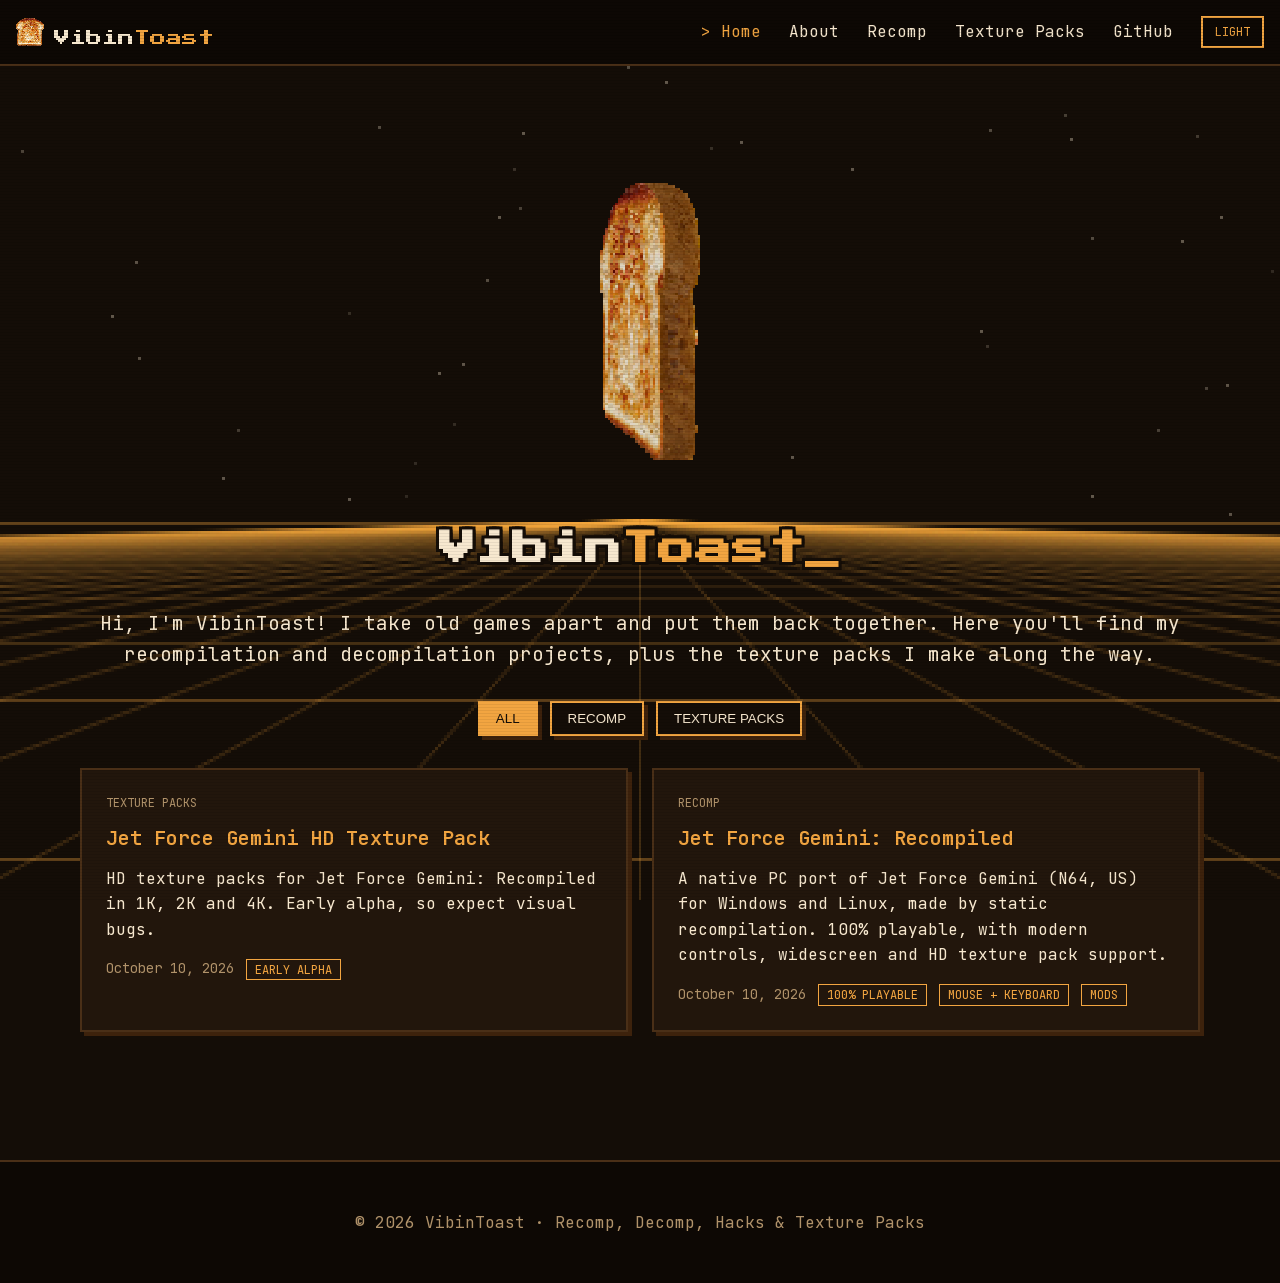
<file: index.html>
<!DOCTYPE html><!--x_aE1Ag9YMy5NGhFlas8f--><html lang="en" class="__variable_571da3 __variable_ee06cb"><head><meta charSet="utf-8"/><meta name="viewport" content="width=device-width, initial-scale=1"/><link rel="preload" href="/_next/static/media/558ca1a6aa3cb55e-s.p.woff2" as="font" crossorigin="" type="font/woff2"/><link rel="preload" href="/_next/static/media/db234bd00cda6a96-s.p.woff2" as="font" crossorigin="" type="font/woff2"/><link rel="preload" as="image" href="/toast.png"/><link rel="stylesheet" href="/_next/static/css/8c8fd3aae0aa6baf.css" data-precedence="next"/><link rel="preload" as="script" fetchPriority="low" href="/_next/static/chunks/webpack-f668e16f4b9de8b4.js"/><script src="/_next/static/chunks/4bd1b696-c023c6e3521b1417.js" async=""></script><script src="/_next/static/chunks/255-9acdc15b78d766e6.js" async=""></script><script src="/_next/static/chunks/main-app-4c1c8db595376ac7.js" async=""></script><script src="/_next/static/chunks/619-ba102abea3e3d0e4.js" async=""></script><script src="/_next/static/chunks/app/layout-0e419e8a4fcc93de.js" async=""></script><script src="/_next/static/chunks/app/not-found-97f6faa21d4b775e.js" async=""></script><script src="/_next/static/chunks/app/page-75f6de0842d2b8ab.js" async=""></script><meta name="next-size-adjust" content=""/><title>VibinToast - Recomp, Decomp, Hacks &amp; Texture Packs</title><meta name="description" content="Recomp, Decomp, Hacks &amp; Texture Packs"/><link rel="icon" href="/toast.png"/><script src="/_next/static/chunks/polyfills-42372ed130431b0a.js" noModule=""></script></head><body><div hidden=""><!--$--><!--/$--></div><style>
          html, body { min-height: 100%; }
          .page-shell { position: relative; z-index: 1; display: flex; flex-direction: column; min-height: 100vh; }
          .page-main { flex: 1 0 auto; }
          footer { flex-shrink: 0; }
        </style><canvas id="retro-bg" aria-hidden="true" style="position:fixed;inset:0;width:100%;height:100%;z-index:0;image-rendering:pixelated;pointer-events:none"></canvas><div class="page-shell"><nav class="site-nav"><div class="nav-inner"><a class="brand" href="/"><img src="/toast.png" alt="" class="brand-icon"/><span class="brand-text"><span class="name-vibin">Vibin</span><span class="name-toast">Toast</span></span></a><div class="nav-links"><a class="nav-link active" href="/">Home</a><a class="nav-link" href="/about">About</a><a class="nav-link" href="/#recomp">Recomp</a><a class="nav-link" href="/#textures">Texture Packs</a><a href="https://github.com/VibinToast" class="nav-link" target="_blank" rel="noreferrer">GitHub</a><button class="theme-toggle" aria-label="Toggle light/dark theme"><span class="dark-mode-only">LIGHT</span><span class="light-mode-only">DARK</span></button></div><button class="menu-button" aria-label="Menu">☰</button></div><div id="mobile-menu" class="mobile-menu hidden"><a class="nav-link active" href="/">Home</a><a class="nav-link" href="/about">About</a><a class="nav-link" href="/#recomp">Recomp</a><a class="nav-link" href="/#textures">Texture Packs</a><a href="https://github.com/VibinToast" class="nav-link" target="_blank" rel="noreferrer">GitHub</a></div></nav><main class="page-main"><section class="section wide hero fade-in"><canvas class="toast-avatar" style="image-rendering:pixelated" aria-label="Spinning 3D toast"></canvas><h1 class="cursor"><span class="name-vibin">Vibin</span><span class="name-toast">Toast</span></h1><p class="lead">Hi, I&#x27;m VibinToast! I take old games apart and put them back together. Here you&#x27;ll find my recompilation and decompilation projects, plus the texture packs I make along the way.</p><div class="filters"><button type="button" class="filter-button active">All</button><button type="button" class="filter-button">Recomp</button><button type="button" class="filter-button">Texture Packs</button></div><div id="projects-list" class="grid"><a class="card clickable fade-in" data-category="textures" href="/projects/jfg-4k"><p class="card-category">Texture Packs</p><h2 class="card-title">Jet Force Gemini HD Texture Pack</h2><p class="card-text">HD texture packs for Jet Force Gemini: Recompiled in 1K, 2K and 4K. Early alpha, so expect visual bugs.</p><p class="card-meta">October 10, 2026<span class="tag">Early alpha</span></p></a><a class="card clickable fade-in" data-category="recomp" href="/projects/jfg-recomp"><p class="card-category">Recomp</p><h2 class="card-title">Jet Force Gemini: Recompiled</h2><p class="card-text">A native PC port of Jet Force Gemini (N64, US) for Windows and Linux, made by static recompilation. 100% playable, with modern controls, widescreen and HD texture pack support.</p><p class="card-meta">October 10, 2026<span class="tag">100% playable</span><span class="tag">Mouse + keyboard</span><span class="tag">Mods</span></p></a></div></section><!--$--><!--/$--></main><footer class="site-footer"><p>© <!-- -->2026<!-- --> <!-- -->VibinToast<!-- --> · <!-- -->Recomp, Decomp, Hacks &amp; Texture Packs</p></footer></div><script src="/_next/static/chunks/webpack-f668e16f4b9de8b4.js" id="_R_" async=""></script><script>(self.__next_f=self.__next_f||[]).push([0])</script><script>self.__next_f.push([1,"1:\"$Sreact.fragment\"\n2:I[9568,[\"619\",\"static/chunks/619-ba102abea3e3d0e4.js\",\"177\",\"static/chunks/app/layout-0e419e8a4fcc93de.js\"],\"Providers\"]\n3:I[21,[\"619\",\"static/chunks/619-ba102abea3e3d0e4.js\",\"177\",\"static/chunks/app/layout-0e419e8a4fcc93de.js\"],\"Nav\"]\n4:I[9766,[],\"\"]\n5:I[8924,[],\"\"]\n6:I[2619,[\"619\",\"static/chunks/619-ba102abea3e3d0e4.js\",\"345\",\"static/chunks/app/not-found-97f6faa21d4b775e.js\"],\"\"]\n7:I[1258,[\"619\",\"static/chunks/619-ba102abea3e3d0e4.js\",\"974\",\"static/chunks/app/page-75f6de0842d2b8ab.js\"],\"Toast3D\"]\n8:I[5863,[\"619\",\"static/chunks/619-ba102abea3e3d0e4.js\",\"974\",\"static/chunks/app/page-75f6de0842d2b8ab.js\"],\"Filters\"]\n9:I[4537,[\"619\",\"static/chunks/619-ba102abea3e3d0e4.js\",\"974\",\"static/chunks/app/page-75f6de0842d2b8ab.js\"],\"ProjectGrid\"]\ne:I[7150,[],\"\"]\n:HL[\"/_next/static/media/558ca1a6aa3cb55e-s.p.woff2\",\"font\",{\"crossOrigin\":\"\",\"type\":\"font/woff2\"}]\n:HL[\"/_next/static/media/db234bd00cda6a96-s.p.woff2\",\"font\",{\"crossOrigin\":\"\",\"type\":\"font/woff2\"}]\n:HL[\"/_next/static/css/8c8fd3aae0aa6baf.css\",\"style\"]\na:T1087,"])</script><script>self.__next_f.push([1,"\nA HD texture pack for [Jet Force Gemini: Recompiled](/projects/jfg-recomp) using Real-ESRGAN for upscaling.\n\nPlease refer to [Texture Pack Doc](https://github.com/VibinToast/JetForceGemini-Recomp/blob/main/docs/TEXTURE_PACKS.md) to get started creating your own.\n\nGithub: [Jet Force Gemini HD Texture Pack](https://github.com/VibinToast/JetForceGemini-HD_TexturePack)\n\n## Original vs HD\n\nDrag the slider across each picture to compare the original textures with the HD pack. Use the Fullscreen button for a closer look; the arrows there step through the pictures.\n\n\u003cCompare hd=\"/textures/jungle-HD.webp\" og=\"/textures/jungle-OG.webp\" caption=\"Jungle\" alt=\"Jungle\" /\u003e\n\n\u003cCompare hd=\"/textures/tunnel-HD.webp\" og=\"/textures/tunnel-OG.webp\" caption=\"Tunnel\" alt=\"Tunnel\" /\u003e\n\n\u003cCompare hd=\"/textures/waterruin-HD.webp\" og=\"/textures/waterruin-OG.webp\" caption=\"Water ruin\" alt=\"Water ruin\" /\u003e\n\n\u003cCompare hd=\"/textures/underwater-HD.webp\" og=\"/textures/underwater-OG.webp\" caption=\"Underwater\" alt=\"Underwater\" /\u003e\n\n\u003cCompare hd=\"/textures/mines-HD.webp\" og=\"/textures/mines-OG.webp\" caption=\"Mines\" alt=\"Mines\" /\u003e\n\n\u003cCompare hd=\"/textures/cargo-HD.webp\" og=\"/textures/cargo-OG.webp\" caption=\"Cargo\" alt=\"Cargo\" /\u003e\n\n\u003cCompare hd=\"/textures/dog_HD.webp\" og=\"/textures/dog_OG.webp\" caption=\"Dog\" alt=\"Dog\" /\u003e\n\n\u003cCompare hd=\"/textures/inside-HD.webp\" og=\"/textures/inside-OG.webp\" caption=\"Inside\" alt=\"Inside\" /\u003e\n\n\u003cCompare hd=\"/textures/mizar-HD.webp\" og=\"/textures/mizar-OG.webp\" caption=\"Mizar\" alt=\"Mizar\" /\u003e\n\n\u003cCompare hd=\"/textures/beforemizar-HD.webp\" og=\"/textures/beforemizar-OG.webp\" caption=\"Before Mizar\" alt=\"Before Mizar\" /\u003e\n\n\u003cCompare hd=\"/textures/ants-HD.webp\" og=\"/textures/ants-OG.webp\" caption=\"Ants\" alt=\"Ants\" /\u003e\n\n\u003cCompare hd=\"/textures/dogchasm-HD.webp\" og=\"/textures/dogchasm-OG.webp\" caption=\"Dog chasm\" alt=\"Dog chasm\" /\u003e\n\n\u003cCompare hd=\"/textures/hideout-HD.webp\" og=\"/textures/hideout-OG.webp\" caption=\"Hideout\" alt=\"Hideout\" /\u003e\n\n\u003cCompare hd=\"/textures/ship-HD.webp\" og=\"/textures/ship-OG.webp\" caption=\"Ship\" alt=\"Ship\" /\u003e\n\n\u003cCompare hd=\"/textures/vela_pyramid-HD.webp\" og=\"/textures/vela_pyramid-OG.webp\" caption=\"Vela pyramid\" alt=\"Vela pyramid\" /\u003e\n\n\u003cCompare hd=\"/textures/waterfall-HD.webp\" og=\"/textures/waterfall-OG.webp\" caption=\"Waterfall\" alt=\"Waterfall\" /\u003e\n\n## Download\n\nThe easiest way is the game's launcher (Recompiled 1.2 or later): turn on **Check for Updates** and **Official HD\nTexture Pack**, and it downloads and installs the pack, and offers an **Update** when a new version is out.\n\nOr download one pack by hand:\n\n- [1K HD Texture Pack v1.1.1](https://github.com/VibinToast/JetForceGemini-HD_TexturePack/releases/download/v1.1.1/Official_Recomp_HD-1K_v1.1.1.rtz) (rtz, 198 MB) (Recommended for most!)\n\n- [2K HD Texture Pack v1.1.1](https://github.com/VibinToast/JetForceGemini-HD_TexturePack/releases/download/v1.1.1/Official_Recomp_HD-2K_v1.1.1.rtz) (rtz, 782 MB)\n\n- 4K HD Texture Pack v1.1.0 (rtz, 3.0 GB, in two parts): [part 1](https://github.com/VibinToast/JetForceGemini-HD_TexturePack/releases/download/v1.1.1/Official_Recomp_HD-4K_v1.1.0.rtz.001) and [part 2](https://github.com/VibinToast/JetForceGemini-HD_TexturePack/releases/download/v1.1.1/Official_Recomp_HD-4K_v1.1.0.rtz.002). Download both.\n\nAll files are on the [latest release](https://github.com/VibinToast/JetForceGemini-HD_TexturePack/releases/latest).\n\n## Install\n\nPut the `.rtz` file in the game's `texture_packs` folder, then pick it on the Textures page or press F6 in game to\ncycle through packs. The launcher's **Open Texture Packs Folder** button opens the folder for you.\n\n- **Windows:** `texture_packs\\` next to `JetForceGeminiRecompiled.exe`\n- **Linux AppImage and Steam Deck:** `~/.local/share/JetForceGeminiRecompiled/texture_packs/`\n- **Linux portable (tar.gz):** `texture_packs/` inside the game folder\n\n**4K:** put both parts in `texture_packs`. The game joins them into one pack by itself the next time it starts, then\nremoves the parts. To join them yourself, see the\n[texture pack README](https://github.com/VibinToast/JetForceGemini-HD_TexturePack#the-4k-pack-comes-in-two-parts).\n\n## Early Alpha\n\nThis is an early alpha, so expect visual bugs:\n\n- Fonts\n- Scrolling textures\n- Noticeable seams\n- Warped textures\n"])</script><script>self.__next_f.push([1,"b:Tc55,"])</script><script>self.__next_f.push([1,"\nA native PC port of Jet Force Gemini (N64, US) for Windows and Linux, made by static recompilation. There is no emulator: the game's code is translated from your ROM and compiled for your PC. The game is 100% playable.\n\n## Downloads\n\nBinaries: [Latest JFG portable Build](https://github.com/VibinToast/JetForceGemini-Recomp/releases/latest)\n\nSource: [Source code and build instructions on GitHub](https://github.com/VibinToast/JetForceGemini-Recomp)\n\n## What You Need\n\nNo game code or assets are included, so you need your own Jet Force Gemini US ROM in `.z64` format.\n\n- Windows 10/11 with a Direct3D 12 GPU, or Linux with a Vulkan GPU\n- The ROM saved as `baserom.us.z64` in the project folder\n\n```\n# Windows\nbuild_windows.bat\nrun_windows.bat\n\n# Linux\n./build_linux.sh \u0026\u0026 ./run_linux.sh\n```\n\nThe first build takes 10-40 minutes. The [README](https://github.com/VibinToast/JetForceGemini-Recomp#build-and-run) lists the tools to install first.\n\n## Features\n\n- Dual-stick and mouse-and-keyboard controls, with over-the-shoulder aiming and rebindable buttons\n- Profiles: Default (the original game), Modern, Modern and Balanced, Extreme, and your own\n- Widescreen, ambient occlusion, bloom and longer draw distance\n- HD texture packs, switched in-game, plus texture dumping\n- Skippable cutscenes, and adjustable damage, movement and weapon stats\n- A tools toolbar with cheats, level warp and an items editor\n- A fly camera for screenshots\n\n## Modding\n\nThe port loads mods: `.nrm` files in `bin/mods/`, switched on and off and ordered in the Mods tab of the settings menu.\nA mod can add new planets and whole galaxies to the planet map, new levels, reskinned enemies, its own music, Lua\nscripts and weapon tuning, change the game's own levels, or patch the game's code.\n\n- [The JFG Modding Wiki](https://jfg.vibintoast.com): how to make mods, step-by-step tutorials, and what the modding\n  API can do so far\n- [JFG-Studio](https://github.com/VibinToast/JFG-Studio): a level and modpack editor. Place squads, doors, keys,\n  pickups and exits on your own geometry, set up planets and galaxies, add triggers, scripts and music, then build the\n  pack and play it with one button\n- [jfg64](https://github.com/VibinToast/jfg64-blender): a Blender add-on for modelling levels for JFG-Studio\n\nStudio reads your own ROM; nothing from the game is in what it makes.\n\n## How It Works\n\nThe port uses [N64Recomp](https://github.com/N64Recomp/N64Recomp) to translate the game's code, [N64ModernRuntime](https://github.com/N64Recomp/N64ModernRuntime) in place of the N64 operating system, and [RT64](https://github.com/rt64/rt64) for rendering. It is built on [cyscott/dkr-recomp](https://github.com/cyscott/dkr-recomp).\n\n## Credits\n\n- The Jet Force Gemini decompilation project\n- cyscott/dkr-recomp and the Diddy Kong Racing decompilation\n- N64Recomp, N64ModernRuntime, RT64 and their contributors\n\n\u003cp class=\"muted\"\u003eThis project was built with heavy help from AI (Claude), under the direction of the project owner. Jet Force Gemini and its logos belong to their rights holders; this project is not affiliated with or endorsed by them. The code is licensed under GPL v3.\u003c/p\u003e\n"])</script><script>self.__next_f.push([1,"0:{\"P\":null,\"b\":\"x-aE1Ag9YMy5NGhFlas8f\",\"p\":\"\",\"c\":[\"\",\"\"],\"i\":false,\"f\":[[[\"\",{\"children\":[\"__PAGE__\",{}]},\"$undefined\",\"$undefined\",true],[\"\",[\"$\",\"$1\",\"c\",{\"children\":[[[\"$\",\"link\",\"0\",{\"rel\":\"stylesheet\",\"href\":\"/_next/static/css/8c8fd3aae0aa6baf.css\",\"precedence\":\"next\",\"crossOrigin\":\"$undefined\",\"nonce\":\"$undefined\"}]],[\"$\",\"html\",null,{\"lang\":\"en\",\"className\":\"__variable_571da3 __variable_ee06cb\",\"suppressHydrationWarning\":true,\"children\":[\"$\",\"body\",null,{\"children\":[[\"$\",\"style\",null,{\"children\":\"\\n          html, body { min-height: 100%; }\\n          .page-shell { position: relative; z-index: 1; display: flex; flex-direction: column; min-height: 100vh; }\\n          .page-main { flex: 1 0 auto; }\\n          footer { flex-shrink: 0; }\\n        \"}],[\"$\",\"$L2\",null,{\"children\":[\"$\",\"div\",null,{\"className\":\"page-shell\",\"children\":[[\"$\",\"$L3\",null,{\"usedCategories\":[\"recomp\",\"textures\"]}],[\"$\",\"main\",null,{\"className\":\"page-main\",\"children\":[\"$\",\"$L4\",null,{\"parallelRouterKey\":\"children\",\"error\":\"$undefined\",\"errorStyles\":\"$undefined\",\"errorScripts\":\"$undefined\",\"template\":[\"$\",\"$L5\",null,{}],\"templateStyles\":\"$undefined\",\"templateScripts\":\"$undefined\",\"notFound\":[[\"$\",\"section\",null,{\"className\":\"section narrow fade-in\",\"children\":[[\"$\",\"h1\",null,{\"children\":\"404\"}],[\"$\",\"p\",null,{\"className\":\"muted\",\"children\":\"That page doesn't exist.\"}],[\"$\",\"p\",null,{\"children\":[\"$\",\"$L6\",null,{\"href\":\"/\",\"children\":\"Back to the front page\"}]}]]}],[]],\"forbidden\":\"$undefined\",\"unauthorized\":\"$undefined\"}]}],[\"$\",\"footer\",null,{\"className\":\"site-footer\",\"children\":[\"$\",\"p\",null,{\"children\":[\"© \",2026,\" \",\"VibinToast\",\" · \",\"Recomp, Decomp, Hacks \u0026 Texture Packs\"]}]}]]}]}]]}]}]]}],{\"children\":[\"__PAGE__\",[\"$\",\"$1\",\"c\",{\"children\":[[\"$\",\"section\",null,{\"className\":\"section wide hero fade-in\",\"children\":[[\"$\",\"$L7\",null,{}],[\"$\",\"h1\",null,{\"className\":\"cursor\",\"children\":[[\"$\",\"span\",null,{\"className\":\"name-vibin\",\"children\":\"Vibin\"}],[\"$\",\"span\",null,{\"className\":\"name-toast\",\"children\":\"Toast\"}]]}],[\"$\",\"p\",null,{\"className\":\"lead\",\"children\":\"Hi, I'm VibinToast! I take old games apart and put them back together. Here you'll find my recompilation and decompilation projects, plus the texture packs I make along the way.\"}],[\"$\",\"$L8\",null,{\"usedCategories\":[\"recomp\",\"textures\"]}],[\"$\",\"$L9\",null,{\"projects\":[{\"slug\":\"jfg-4k\",\"title\":\"Jet Force Gemini HD Texture Pack\",\"excerpt\":\"HD texture packs for Jet Force Gemini: Recompiled in 1K, 2K and 4K. Early alpha, so expect visual bugs.\",\"category\":\"textures\",\"date\":\"2026-10-10\",\"tags\":[\"Early alpha\"],\"content\":\"$a\"},{\"slug\":\"jfg-recomp\",\"title\":\"Jet Force Gemini: Recompiled\",\"excerpt\":\"A native PC port of Jet Force Gemini (N64, US) for Windows and Linux, made by static recompilation. 100% playable, with modern controls, widescreen and HD texture pack support.\",\"category\":\"recomp\",\"date\":\"2026-10-10\",\"tags\":[\"100% playable\",\"Mouse + keyboard\",\"Mods\"],\"content\":\"$b\"}]}]]}],null,\"$Lc\"]}],{},null,false]},null,false],\"$Ld\",false]],\"m\":\"$undefined\",\"G\":[\"$e\",[]],\"s\":false,\"S\":true}\n"])</script><script>self.__next_f.push([1,"f:I[4431,[],\"OutletBoundary\"]\n11:I[5278,[],\"AsyncMetadataOutlet\"]\n13:I[4431,[],\"ViewportBoundary\"]\n15:I[4431,[],\"MetadataBoundary\"]\n16:\"$Sreact.suspense\"\nc:[\"$\",\"$Lf\",null,{\"children\":[\"$L10\",[\"$\",\"$L11\",null,{\"promise\":\"$@12\"}]]}]\nd:[\"$\",\"$1\",\"h\",{\"children\":[null,[[\"$\",\"$L13\",null,{\"children\":\"$L14\"}],[\"$\",\"meta\",null,{\"name\":\"next-size-adjust\",\"content\":\"\"}]],[\"$\",\"$L15\",null,{\"children\":[\"$\",\"div\",null,{\"hidden\":true,\"children\":[\"$\",\"$16\",null,{\"fallback\":null,\"children\":\"$L17\"}]}]}]]}]\n"])</script><script>self.__next_f.push([1,"14:[[\"$\",\"meta\",\"0\",{\"charSet\":\"utf-8\"}],[\"$\",\"meta\",\"1\",{\"name\":\"viewport\",\"content\":\"width=device-width, initial-scale=1\"}]]\n10:null\n"])</script><script>self.__next_f.push([1,"18:I[622,[],\"IconMark\"]\n12:{\"metadata\":[[\"$\",\"title\",\"0\",{\"children\":\"VibinToast - Recomp, Decomp, Hacks \u0026 Texture Packs\"}],[\"$\",\"meta\",\"1\",{\"name\":\"description\",\"content\":\"Recomp, Decomp, Hacks \u0026 Texture Packs\"}],[\"$\",\"link\",\"2\",{\"rel\":\"icon\",\"href\":\"/toast.png\"}],[\"$\",\"$L18\",\"3\",{}]],\"error\":null,\"digest\":\"$undefined\"}\n"])</script><script>self.__next_f.push([1,"17:\"$12:metadata\"\n"])</script></body></html>
</file>
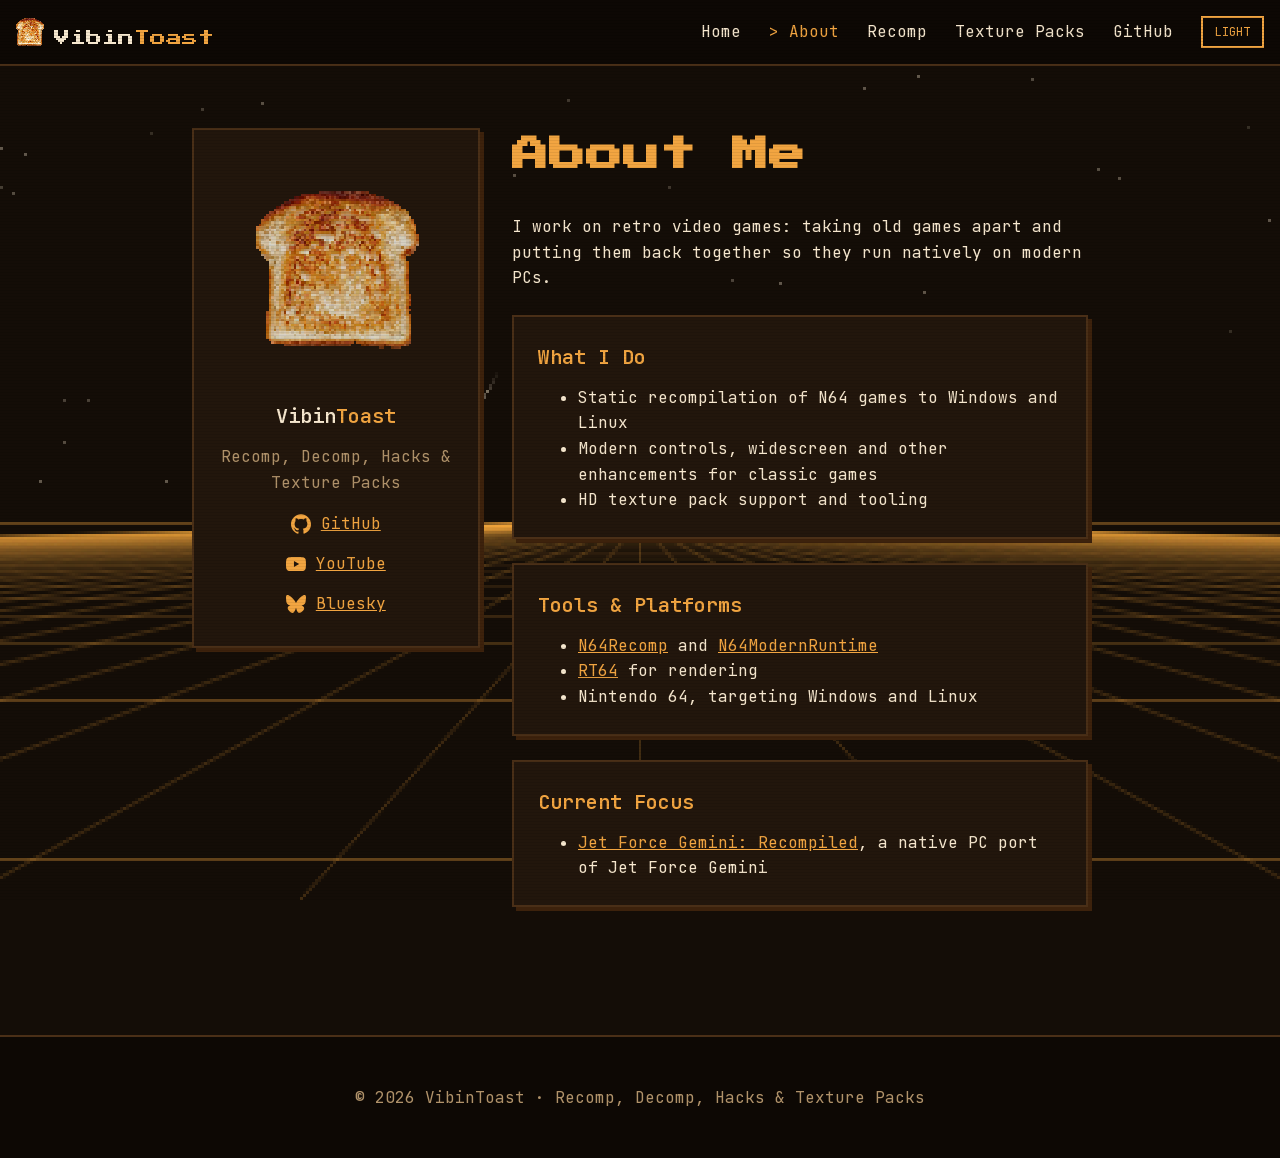
<file: about.html>
<!DOCTYPE html><!--x_aE1Ag9YMy5NGhFlas8f--><html lang="en" class="__variable_571da3 __variable_ee06cb"><head><meta charSet="utf-8"/><meta name="viewport" content="width=device-width, initial-scale=1"/><link rel="preload" href="/_next/static/media/558ca1a6aa3cb55e-s.p.woff2" as="font" crossorigin="" type="font/woff2"/><link rel="preload" href="/_next/static/media/db234bd00cda6a96-s.p.woff2" as="font" crossorigin="" type="font/woff2"/><link rel="preload" as="image" href="/toast.png"/><link rel="stylesheet" href="/_next/static/css/8c8fd3aae0aa6baf.css" data-precedence="next"/><link rel="preload" as="script" fetchPriority="low" href="/_next/static/chunks/webpack-f668e16f4b9de8b4.js"/><script src="/_next/static/chunks/4bd1b696-c023c6e3521b1417.js" async=""></script><script src="/_next/static/chunks/255-9acdc15b78d766e6.js" async=""></script><script src="/_next/static/chunks/main-app-4c1c8db595376ac7.js" async=""></script><script src="/_next/static/chunks/619-ba102abea3e3d0e4.js" async=""></script><script src="/_next/static/chunks/app/layout-0e419e8a4fcc93de.js" async=""></script><script src="/_next/static/chunks/app/about/page-2b6a5ff34f98926f.js" async=""></script><meta name="next-size-adjust" content=""/><title>About Me - VibinToast</title><meta name="description" content="Recomp, Decomp, Hacks &amp; Texture Packs"/><link rel="icon" href="/toast.png"/><script src="/_next/static/chunks/polyfills-42372ed130431b0a.js" noModule=""></script></head><body><div hidden=""><!--$--><!--/$--></div><style>
          html, body { min-height: 100%; }
          .page-shell { position: relative; z-index: 1; display: flex; flex-direction: column; min-height: 100vh; }
          .page-main { flex: 1 0 auto; }
          footer { flex-shrink: 0; }
        </style><canvas id="retro-bg" aria-hidden="true" style="position:fixed;inset:0;width:100%;height:100%;z-index:0;image-rendering:pixelated;pointer-events:none"></canvas><div class="page-shell"><nav class="site-nav"><div class="nav-inner"><a class="brand" href="/"><img src="/toast.png" alt="" class="brand-icon"/><span class="brand-text"><span class="name-vibin">Vibin</span><span class="name-toast">Toast</span></span></a><div class="nav-links"><a class="nav-link" href="/">Home</a><a class="nav-link active" href="/about">About</a><a class="nav-link" href="/#recomp">Recomp</a><a class="nav-link" href="/#textures">Texture Packs</a><a href="https://github.com/VibinToast" class="nav-link" target="_blank" rel="noreferrer">GitHub</a><button class="theme-toggle" aria-label="Toggle light/dark theme"><span class="dark-mode-only">LIGHT</span><span class="light-mode-only">DARK</span></button></div><button class="menu-button" aria-label="Menu">☰</button></div><div id="mobile-menu" class="mobile-menu hidden"><a class="nav-link" href="/">Home</a><a class="nav-link active" href="/about">About</a><a class="nav-link" href="/#recomp">Recomp</a><a class="nav-link" href="/#textures">Texture Packs</a><a href="https://github.com/VibinToast" class="nav-link" target="_blank" rel="noreferrer">GitHub</a></div></nav><main class="page-main"><section class="section fade-in"><div class="about-grid"><div class="card profile"><canvas class="toast-avatar small" style="image-rendering:pixelated" aria-label="Spinning 3D toast"></canvas><h2><span class="name-vibin">Vibin</span><span class="name-toast">Toast</span></h2><p class="muted">Recomp, Decomp, Hacks &amp; Texture Packs</p><ul class="social-links"><li><a href="https://github.com/VibinToast" target="_blank" rel="noreferrer"><svg class="social-icon" viewBox="0 0 24 24" width="20" height="20" fill="currentColor" aria-hidden="true" focusable="false"><path d="M12 .297c-6.63 0-12 5.373-12 12 0 5.303 3.438 9.8 8.205 11.385.6.113.82-.258.82-.577 0-.285-.01-1.04-.015-2.04-3.338.724-4.042-1.61-4.042-1.61C4.422 18.07 3.633 17.7 3.633 17.7c-1.087-.744.084-.729.084-.729 1.205.084 1.838 1.236 1.838 1.236 1.07 1.835 2.809 1.305 3.495.998.108-.776.417-1.305.76-1.605-2.665-.3-5.466-1.332-5.466-5.93 0-1.31.465-2.38 1.235-3.22-.135-.303-.54-1.523.105-3.176 0 0 1.005-.322 3.3 1.23.96-.267 1.98-.399 3-.405 1.02.006 2.04.138 3 .405 2.28-1.552 3.285-1.23 3.285-1.23.645 1.653.24 2.873.12 3.176.765.84 1.23 1.91 1.23 3.22 0 4.61-2.805 5.625-5.475 5.92.42.36.81 1.096.81 2.22 0 1.606-.015 2.896-.015 3.286 0 .315.21.69.825.57C20.565 22.092 24 17.592 24 12.297c0-6.627-5.373-12-12-12"></path></svg> GitHub</a></li><li><a href="https://youtube.com/@VibinToast" target="_blank" rel="noreferrer"><svg class="social-icon" viewBox="0 0 24 24" width="20" height="20" fill="currentColor" aria-hidden="true" focusable="false"><path d="M23.498 6.186a3.016 3.016 0 0 0-2.122-2.136C19.505 3.545 12 3.545 12 3.545s-7.505 0-9.377.505A3.017 3.017 0 0 0 .502 6.186C0 8.07 0 12 0 12s0 3.93.502 5.814a3.016 3.016 0 0 0 2.122 2.136c1.871.505 9.376.505 9.376.505s7.505 0 9.377-.505a3.015 3.015 0 0 0 2.122-2.136C24 15.93 24 12 24 12s0-3.93-.502-5.814zM9.545 15.568V8.432L15.818 12l-6.273 3.568z"></path></svg> YouTube</a></li><li><a href="https://bsky.app/profile/VibinToast.bsky.social" target="_blank" rel="noreferrer"><svg class="social-icon" viewBox="0 0 24 24" width="20" height="20" fill="currentColor" aria-hidden="true" focusable="false"><path d="M12 10.8c-1.087-2.114-4.046-6.053-6.798-7.995C2.566.944 1.561 1.266.902 1.565.139 1.908 0 3.08 0 3.768c0 .69.378 5.65.624 6.479.815 2.736 3.713 3.66 6.383 3.364.136-.02.275-.039.415-.056-.138.022-.276.04-.415.056-3.912.58-7.387 2.005-2.83 7.078 5.013 5.19 6.87-1.113 7.823-4.308.953 3.195 2.05 9.271 7.733 4.308 4.267-4.308 1.172-6.498-2.74-7.078a8.741 8.741 0 0 1-.415-.056c.14.017.279.036.415.056 2.67.297 5.568-.628 6.383-3.364.246-.828.624-5.79.624-6.478 0-.69-.139-1.861-.902-2.206-.659-.298-1.664-.62-4.3 1.24C16.046 4.748 13.087 8.687 12 10.8Z"></path></svg> Bluesky</a></li></ul></div><div><h1>About Me</h1><div class="stack"><p>I work on retro video games: taking old games apart and putting them back together so they run natively on modern PCs.</p><div class="card"><h2>What I Do</h2><ul><li>Static recompilation of N64 games to Windows and Linux</li><li>Modern controls, widescreen and other enhancements for classic games</li><li>HD texture pack support and tooling</li></ul></div><div class="card"><h2>Tools &amp; Platforms</h2><ul><li><a href="https://github.com/N64Recomp/N64Recomp" target="_blank" rel="noreferrer">N64Recomp</a> <!-- -->and<!-- --> <a href="https://github.com/N64Recomp/N64ModernRuntime" target="_blank" rel="noreferrer">N64ModernRuntime</a></li><li><a href="https://github.com/rt64/rt64" target="_blank" rel="noreferrer">RT64</a> <!-- -->for rendering</li><li>Nintendo 64, targeting Windows and Linux</li></ul></div><div class="card"><h2>Current Focus</h2><ul><li><a href="/projects/jfg-recomp">Jet Force Gemini: Recompiled</a>, a native PC port of Jet Force Gemini</li></ul></div></div></div></div></section><!--$--><!--/$--></main><footer class="site-footer"><p>© <!-- -->2026<!-- --> <!-- -->VibinToast<!-- --> · <!-- -->Recomp, Decomp, Hacks &amp; Texture Packs</p></footer></div><script src="/_next/static/chunks/webpack-f668e16f4b9de8b4.js" id="_R_" async=""></script><script>(self.__next_f=self.__next_f||[]).push([0])</script><script>self.__next_f.push([1,"1:\"$Sreact.fragment\"\n2:I[9568,[\"619\",\"static/chunks/619-ba102abea3e3d0e4.js\",\"177\",\"static/chunks/app/layout-0e419e8a4fcc93de.js\"],\"Providers\"]\n3:I[21,[\"619\",\"static/chunks/619-ba102abea3e3d0e4.js\",\"177\",\"static/chunks/app/layout-0e419e8a4fcc93de.js\"],\"Nav\"]\n4:I[9766,[],\"\"]\n5:I[8924,[],\"\"]\n6:I[2619,[\"619\",\"static/chunks/619-ba102abea3e3d0e4.js\",\"220\",\"static/chunks/app/about/page-2b6a5ff34f98926f.js\"],\"\"]\n7:I[1258,[\"619\",\"static/chunks/619-ba102abea3e3d0e4.js\",\"220\",\"static/chunks/app/about/page-2b6a5ff34f98926f.js\"],\"Toast3D\"]\nc:I[7150,[],\"\"]\n:HL[\"/_next/static/media/558ca1a6aa3cb55e-s.p.woff2\",\"font\",{\"crossOrigin\":\"\",\"type\":\"font/woff2\"}]\n:HL[\"/_next/static/media/db234bd00cda6a96-s.p.woff2\",\"font\",{\"crossOrigin\":\"\",\"type\":\"font/woff2\"}]\n:HL[\"/_next/static/css/8c8fd3aae0aa6baf.css\",\"style\"]\n"])</script><script>self.__next_f.push([1,"0:{\"P\":null,\"b\":\"x-aE1Ag9YMy5NGhFlas8f\",\"p\":\"\",\"c\":[\"\",\"about\"],\"i\":false,\"f\":[[[\"\",{\"children\":[\"about\",{\"children\":[\"__PAGE__\",{}]}]},\"$undefined\",\"$undefined\",true],[\"\",[\"$\",\"$1\",\"c\",{\"children\":[[[\"$\",\"link\",\"0\",{\"rel\":\"stylesheet\",\"href\":\"/_next/static/css/8c8fd3aae0aa6baf.css\",\"precedence\":\"next\",\"crossOrigin\":\"$undefined\",\"nonce\":\"$undefined\"}]],[\"$\",\"html\",null,{\"lang\":\"en\",\"className\":\"__variable_571da3 __variable_ee06cb\",\"suppressHydrationWarning\":true,\"children\":[\"$\",\"body\",null,{\"children\":[[\"$\",\"style\",null,{\"children\":\"\\n          html, body { min-height: 100%; }\\n          .page-shell { position: relative; z-index: 1; display: flex; flex-direction: column; min-height: 100vh; }\\n          .page-main { flex: 1 0 auto; }\\n          footer { flex-shrink: 0; }\\n        \"}],[\"$\",\"$L2\",null,{\"children\":[\"$\",\"div\",null,{\"className\":\"page-shell\",\"children\":[[\"$\",\"$L3\",null,{\"usedCategories\":[\"recomp\",\"textures\"]}],[\"$\",\"main\",null,{\"className\":\"page-main\",\"children\":[\"$\",\"$L4\",null,{\"parallelRouterKey\":\"children\",\"error\":\"$undefined\",\"errorStyles\":\"$undefined\",\"errorScripts\":\"$undefined\",\"template\":[\"$\",\"$L5\",null,{}],\"templateStyles\":\"$undefined\",\"templateScripts\":\"$undefined\",\"notFound\":[[\"$\",\"section\",null,{\"className\":\"section narrow fade-in\",\"children\":[[\"$\",\"h1\",null,{\"children\":\"404\"}],[\"$\",\"p\",null,{\"className\":\"muted\",\"children\":\"That page doesn't exist.\"}],[\"$\",\"p\",null,{\"children\":[\"$\",\"$L6\",null,{\"href\":\"/\",\"children\":\"Back to the front page\"}]}]]}],[]],\"forbidden\":\"$undefined\",\"unauthorized\":\"$undefined\"}]}],[\"$\",\"footer\",null,{\"className\":\"site-footer\",\"children\":[\"$\",\"p\",null,{\"children\":[\"© \",2026,\" \",\"VibinToast\",\" · \",\"Recomp, Decomp, Hacks \u0026 Texture Packs\"]}]}]]}]}]]}]}]]}],{\"children\":[\"about\",[\"$\",\"$1\",\"c\",{\"children\":[null,[\"$\",\"$L4\",null,{\"parallelRouterKey\":\"children\",\"error\":\"$undefined\",\"errorStyles\":\"$undefined\",\"errorScripts\":\"$undefined\",\"template\":[\"$\",\"$L5\",null,{}],\"templateStyles\":\"$undefined\",\"templateScripts\":\"$undefined\",\"notFound\":\"$undefined\",\"forbidden\":\"$undefined\",\"unauthorized\":\"$undefined\"}]]}],{\"children\":[\"__PAGE__\",[\"$\",\"$1\",\"c\",{\"children\":[[\"$\",\"section\",null,{\"className\":\"section fade-in\",\"children\":[\"$\",\"div\",null,{\"className\":\"about-grid\",\"children\":[[\"$\",\"div\",null,{\"className\":\"card profile\",\"children\":[[\"$\",\"$L7\",null,{\"small\":true,\"spinStart\":0.2}],[\"$\",\"h2\",null,{\"children\":[[\"$\",\"span\",null,{\"className\":\"name-vibin\",\"children\":\"Vibin\"}],[\"$\",\"span\",null,{\"className\":\"name-toast\",\"children\":\"Toast\"}]]}],[\"$\",\"p\",null,{\"className\":\"muted\",\"children\":\"Recomp, Decomp, Hacks \u0026 Texture Packs\"}],[\"$\",\"ul\",null,{\"className\":\"social-links\",\"children\":[[\"$\",\"li\",null,{\"children\":[\"$\",\"a\",null,{\"href\":\"https://github.com/VibinToast\",\"target\":\"_blank\",\"rel\":\"noreferrer\",\"children\":[[\"$\",\"svg\",null,{\"className\":\"social-icon\",\"viewBox\":\"0 0 24 24\",\"width\":20,\"height\":20,\"fill\":\"currentColor\",\"aria-hidden\":\"true\",\"focusable\":\"false\",\"children\":[\"$\",\"path\",null,{\"d\":\"M12 .297c-6.63 0-12 5.373-12 12 0 5.303 3.438 9.8 8.205 11.385.6.113.82-.258.82-.577 0-.285-.01-1.04-.015-2.04-3.338.724-4.042-1.61-4.042-1.61C4.422 18.07 3.633 17.7 3.633 17.7c-1.087-.744.084-.729.084-.729 1.205.084 1.838 1.236 1.838 1.236 1.07 1.835 2.809 1.305 3.495.998.108-.776.417-1.305.76-1.605-2.665-.3-5.466-1.332-5.466-5.93 0-1.31.465-2.38 1.235-3.22-.135-.303-.54-1.523.105-3.176 0 0 1.005-.322 3.3 1.23.96-.267 1.98-.399 3-.405 1.02.006 2.04.138 3 .405 2.28-1.552 3.285-1.23 3.285-1.23.645 1.653.24 2.873.12 3.176.765.84 1.23 1.91 1.23 3.22 0 4.61-2.805 5.625-5.475 5.92.42.36.81 1.096.81 2.22 0 1.606-.015 2.896-.015 3.286 0 .315.21.69.825.57C20.565 22.092 24 17.592 24 12.297c0-6.627-5.373-12-12-12\"}]}],\" GitHub\"]}]}],[\"$\",\"li\",null,{\"children\":[\"$\",\"a\",null,{\"href\":\"https://youtube.com/@VibinToast\",\"target\":\"_blank\",\"rel\":\"noreferrer\",\"children\":[[\"$\",\"svg\",null,{\"className\":\"social-icon\",\"viewBox\":\"0 0 24 24\",\"width\":20,\"height\":20,\"fill\":\"currentColor\",\"aria-hidden\":\"true\",\"focusable\":\"false\",\"children\":[\"$\",\"path\",null,{\"d\":\"M23.498 6.186a3.016 3.016 0 0 0-2.122-2.136C19.505 3.545 12 3.545 12 3.545s-7.505 0-9.377.505A3.017 3.017 0 0 0 .502 6.186C0 8.07 0 12 0 12s0 3.93.502 5.814a3.016 3.016 0 0 0 2.122 2.136c1.871.505 9.376.505 9.376.505s7.505 0 9.377-.505a3.015 3.015 0 0 0 2.122-2.136C24 15.93 24 12 24 12s0-3.93-.502-5.814zM9.545 15.568V8.432L15.818 12l-6.273 3.568z\"}]}],\" YouTube\"]}]}],[\"$\",\"li\",null,{\"children\":[\"$\",\"a\",null,{\"href\":\"https://bsky.app/profile/VibinToast.bsky.social\",\"target\":\"_blank\",\"rel\":\"noreferrer\",\"children\":[[\"$\",\"svg\",null,{\"className\":\"social-icon\",\"viewBox\":\"0 0 24 24\",\"width\":20,\"height\":20,\"fill\":\"currentColor\",\"aria-hidden\":\"true\",\"focusable\":\"false\",\"children\":\"$L8\"}],\" Bluesky\"]}]}]]}]]}],\"$L9\"]}]}],null,\"$La\"]}],{},null,false]},null,false]},null,false],\"$Lb\",false]],\"m\":\"$undefined\",\"G\":[\"$c\",[]],\"s\":false,\"S\":true}\n"])</script><script>self.__next_f.push([1,"d:I[4431,[],\"OutletBoundary\"]\nf:I[5278,[],\"AsyncMetadataOutlet\"]\n11:I[4431,[],\"ViewportBoundary\"]\n13:I[4431,[],\"MetadataBoundary\"]\n14:\"$Sreact.suspense\"\n8:[\"$\",\"path\",null,{\"d\":\"M12 10.8c-1.087-2.114-4.046-6.053-6.798-7.995C2.566.944 1.561 1.266.902 1.565.139 1.908 0 3.08 0 3.768c0 .69.378 5.65.624 6.479.815 2.736 3.713 3.66 6.383 3.364.136-.02.275-.039.415-.056-.138.022-.276.04-.415.056-3.912.58-7.387 2.005-2.83 7.078 5.013 5.19 6.87-1.113 7.823-4.308.953 3.195 2.05 9.271 7.733 4.308 4.267-4.308 1.172-6.498-2.74-7.078a8.741 8.741 0 0 1-.415-.056c.14.017.279.036.415.056 2.67.297 5.568-.628 6.383-3.364.246-.828.624-5.79.624-6.478 0-.69-.139-1.861-.902-2.206-.659-.298-1.664-.62-4.3 1.24C16.046 4.748 13.087 8.687 12 10.8Z\"}]\n"])</script><script>self.__next_f.push([1,"9:[\"$\",\"div\",null,{\"children\":[[\"$\",\"h1\",null,{\"children\":\"About Me\"}],[\"$\",\"div\",null,{\"className\":\"stack\",\"children\":[[\"$\",\"p\",null,{\"children\":\"I work on retro video games: taking old games apart and putting them back together so they run natively on modern PCs.\"}],[\"$\",\"div\",null,{\"className\":\"card\",\"children\":[[\"$\",\"h2\",null,{\"children\":\"What I Do\"}],[\"$\",\"ul\",null,{\"children\":[[\"$\",\"li\",null,{\"children\":\"Static recompilation of N64 games to Windows and Linux\"}],[\"$\",\"li\",null,{\"children\":\"Modern controls, widescreen and other enhancements for classic games\"}],[\"$\",\"li\",null,{\"children\":\"HD texture pack support and tooling\"}]]}]]}],[\"$\",\"div\",null,{\"className\":\"card\",\"children\":[[\"$\",\"h2\",null,{\"children\":\"Tools \u0026 Platforms\"}],[\"$\",\"ul\",null,{\"children\":[[\"$\",\"li\",null,{\"children\":[[\"$\",\"a\",null,{\"href\":\"https://github.com/N64Recomp/N64Recomp\",\"target\":\"_blank\",\"rel\":\"noreferrer\",\"children\":\"N64Recomp\"}],\" \",\"and\",\" \",[\"$\",\"a\",null,{\"href\":\"https://github.com/N64Recomp/N64ModernRuntime\",\"target\":\"_blank\",\"rel\":\"noreferrer\",\"children\":\"N64ModernRuntime\"}]]}],[\"$\",\"li\",null,{\"children\":[[\"$\",\"a\",null,{\"href\":\"https://github.com/rt64/rt64\",\"target\":\"_blank\",\"rel\":\"noreferrer\",\"children\":\"RT64\"}],\" \",\"for rendering\"]}],[\"$\",\"li\",null,{\"children\":\"Nintendo 64, targeting Windows and Linux\"}]]}]]}],[\"$\",\"div\",null,{\"className\":\"card\",\"children\":[[\"$\",\"h2\",null,{\"children\":\"Current Focus\"}],[\"$\",\"ul\",null,{\"children\":[\"$\",\"li\",null,{\"children\":[[\"$\",\"$L6\",null,{\"href\":\"/projects/jfg-recomp\",\"children\":\"Jet Force Gemini: Recompiled\"}],\", a native PC port of Jet Force Gemini\"]}]}]]}]]}]]}]\n"])</script><script>self.__next_f.push([1,"a:[\"$\",\"$Ld\",null,{\"children\":[\"$Le\",[\"$\",\"$Lf\",null,{\"promise\":\"$@10\"}]]}]\nb:[\"$\",\"$1\",\"h\",{\"children\":[null,[[\"$\",\"$L11\",null,{\"children\":\"$L12\"}],[\"$\",\"meta\",null,{\"name\":\"next-size-adjust\",\"content\":\"\"}]],[\"$\",\"$L13\",null,{\"children\":[\"$\",\"div\",null,{\"hidden\":true,\"children\":[\"$\",\"$14\",null,{\"fallback\":null,\"children\":\"$L15\"}]}]}]]}]\n"])</script><script>self.__next_f.push([1,"12:[[\"$\",\"meta\",\"0\",{\"charSet\":\"utf-8\"}],[\"$\",\"meta\",\"1\",{\"name\":\"viewport\",\"content\":\"width=device-width, initial-scale=1\"}]]\ne:null\n"])</script><script>self.__next_f.push([1,"16:I[622,[],\"IconMark\"]\n10:{\"metadata\":[[\"$\",\"title\",\"0\",{\"children\":\"About Me - VibinToast\"}],[\"$\",\"meta\",\"1\",{\"name\":\"description\",\"content\":\"Recomp, Decomp, Hacks \u0026 Texture Packs\"}],[\"$\",\"link\",\"2\",{\"rel\":\"icon\",\"href\":\"/toast.png\"}],[\"$\",\"$L16\",\"3\",{}]],\"error\":null,\"digest\":\"$undefined\"}\n"])</script><script>self.__next_f.push([1,"15:\"$10:metadata\"\n"])</script></body></html>
</file>
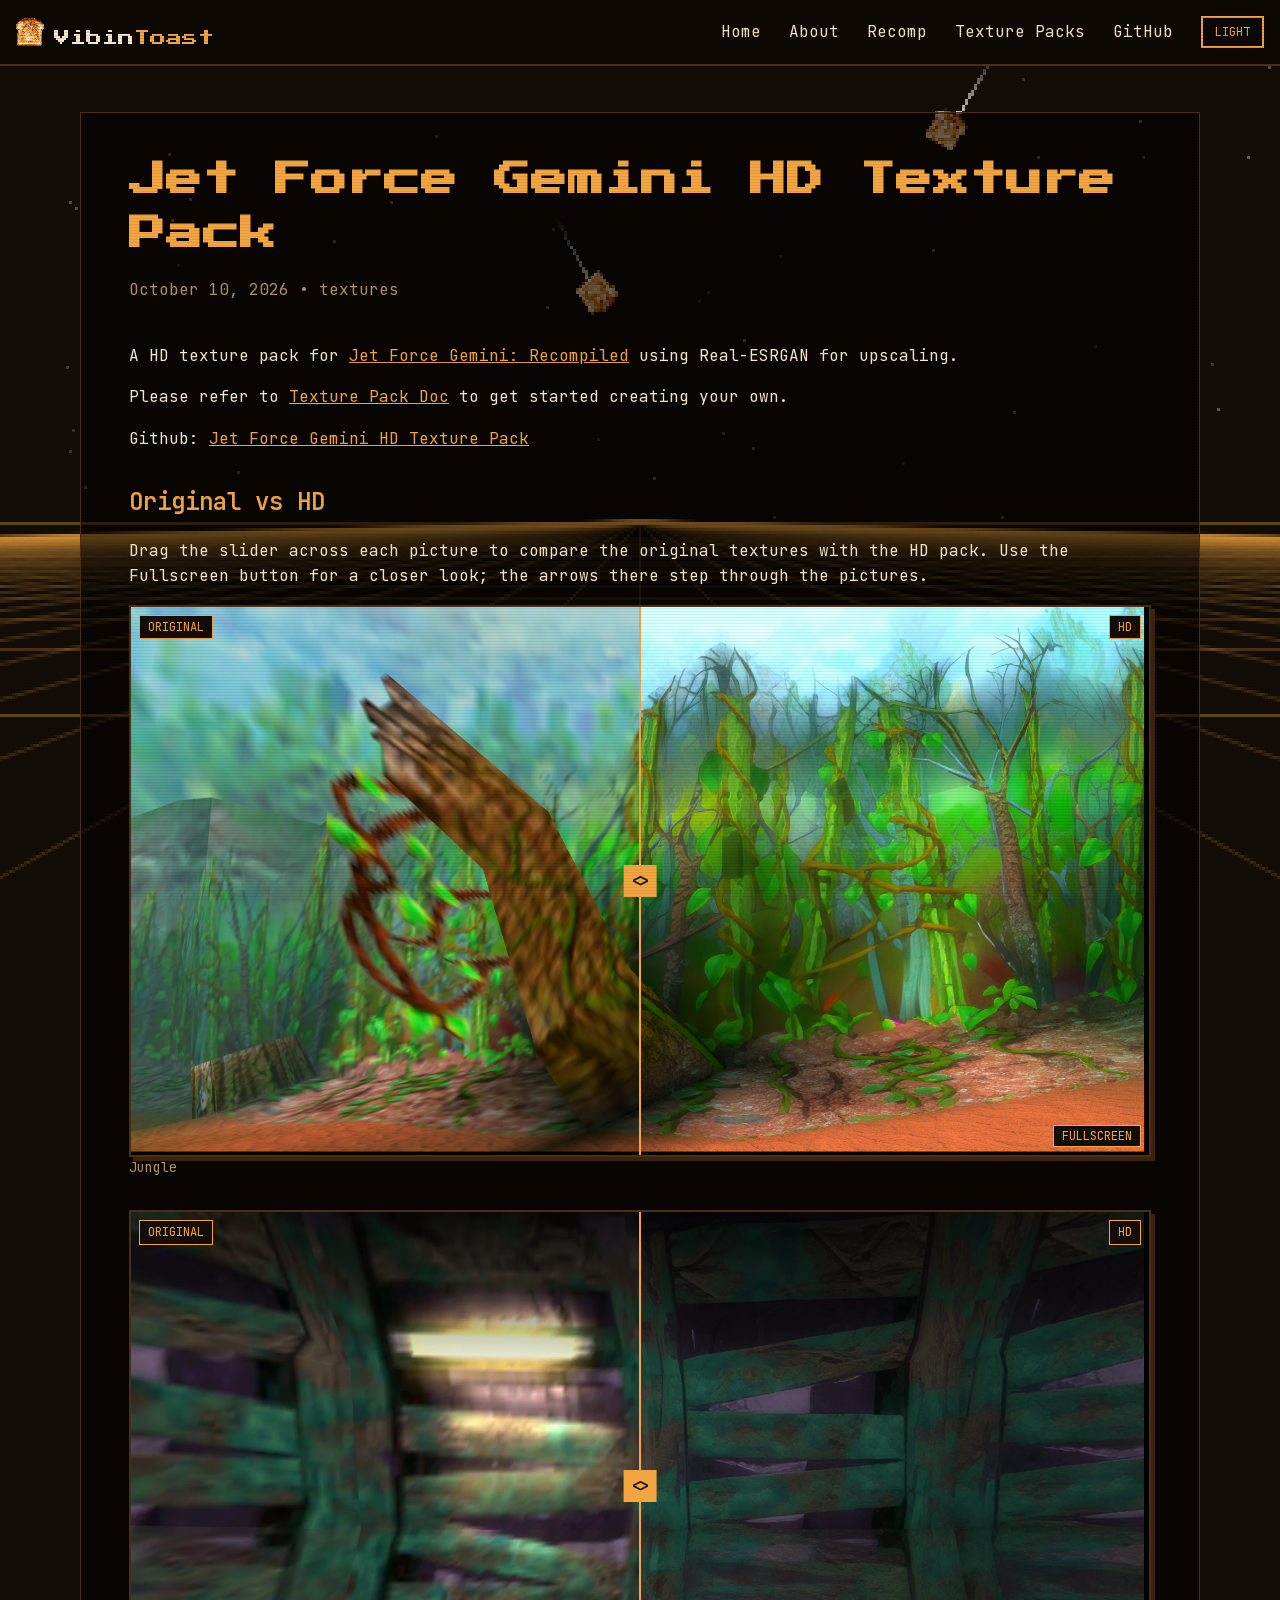
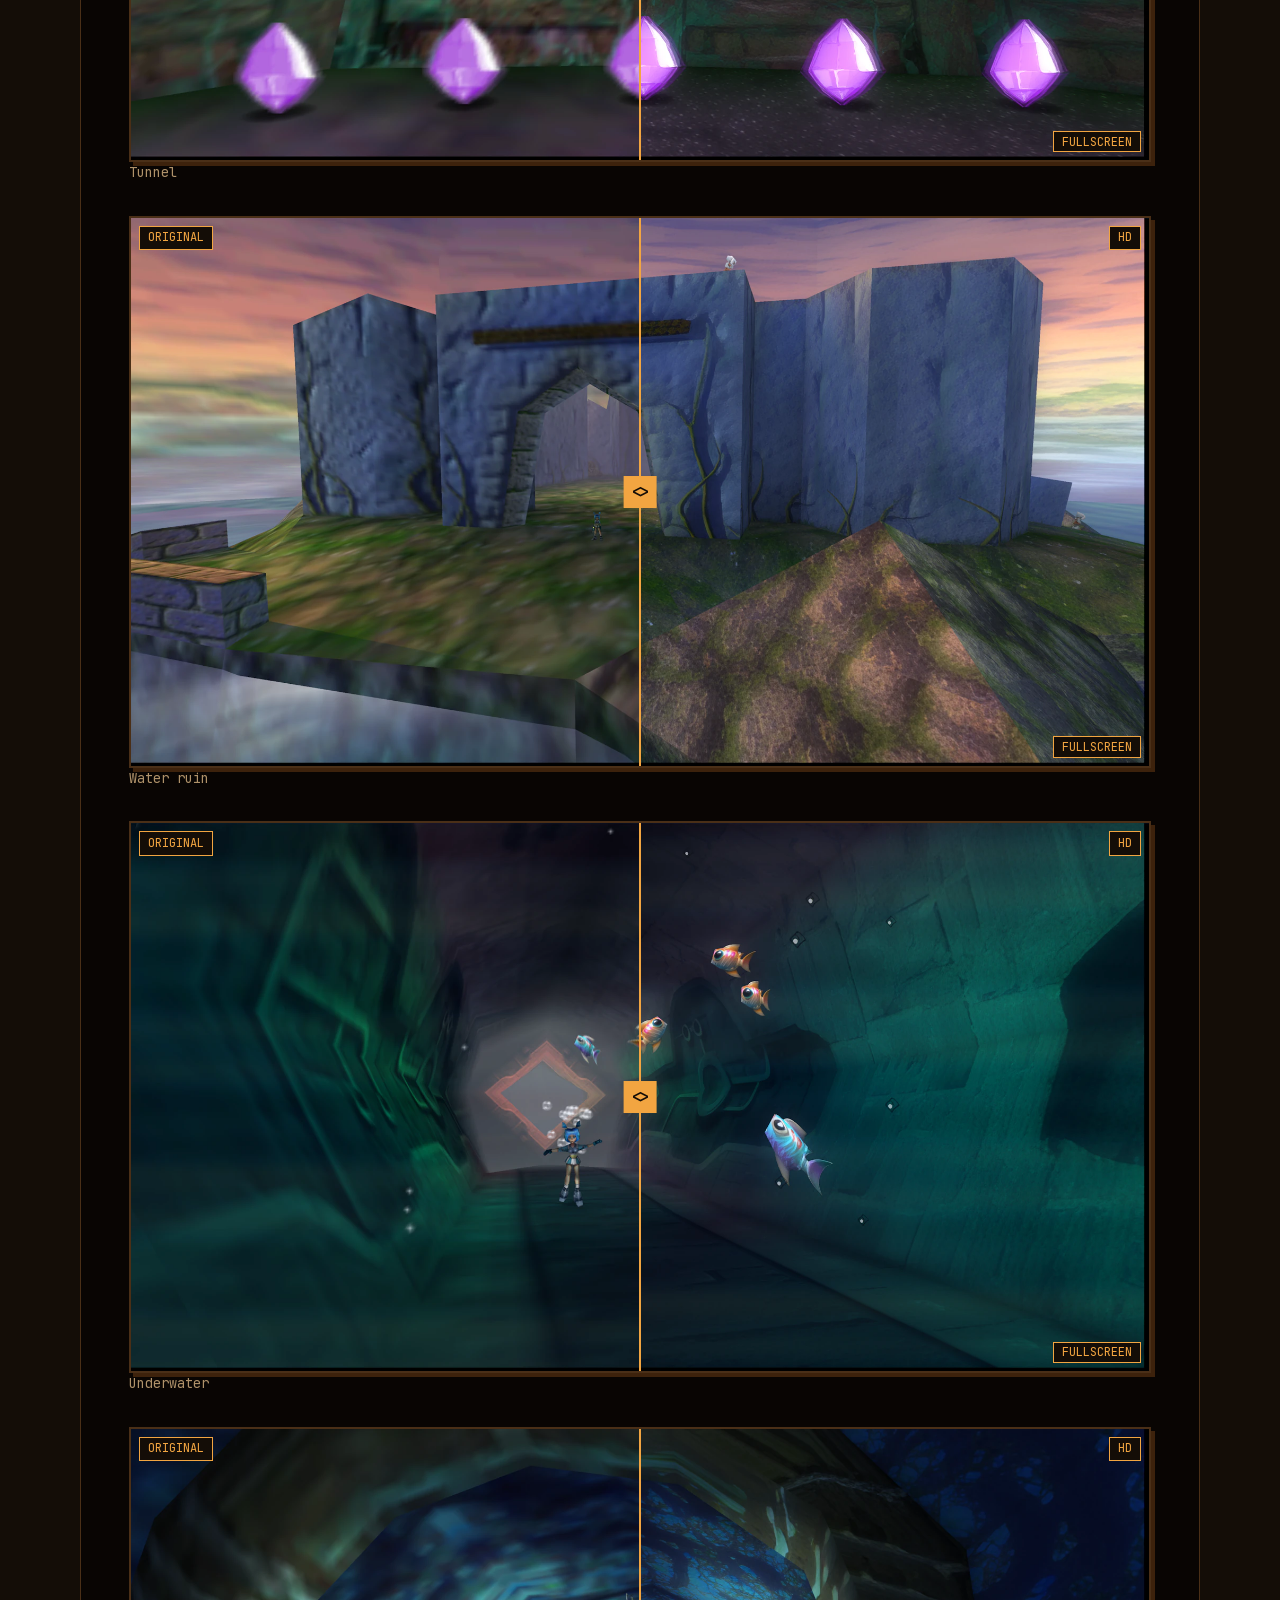
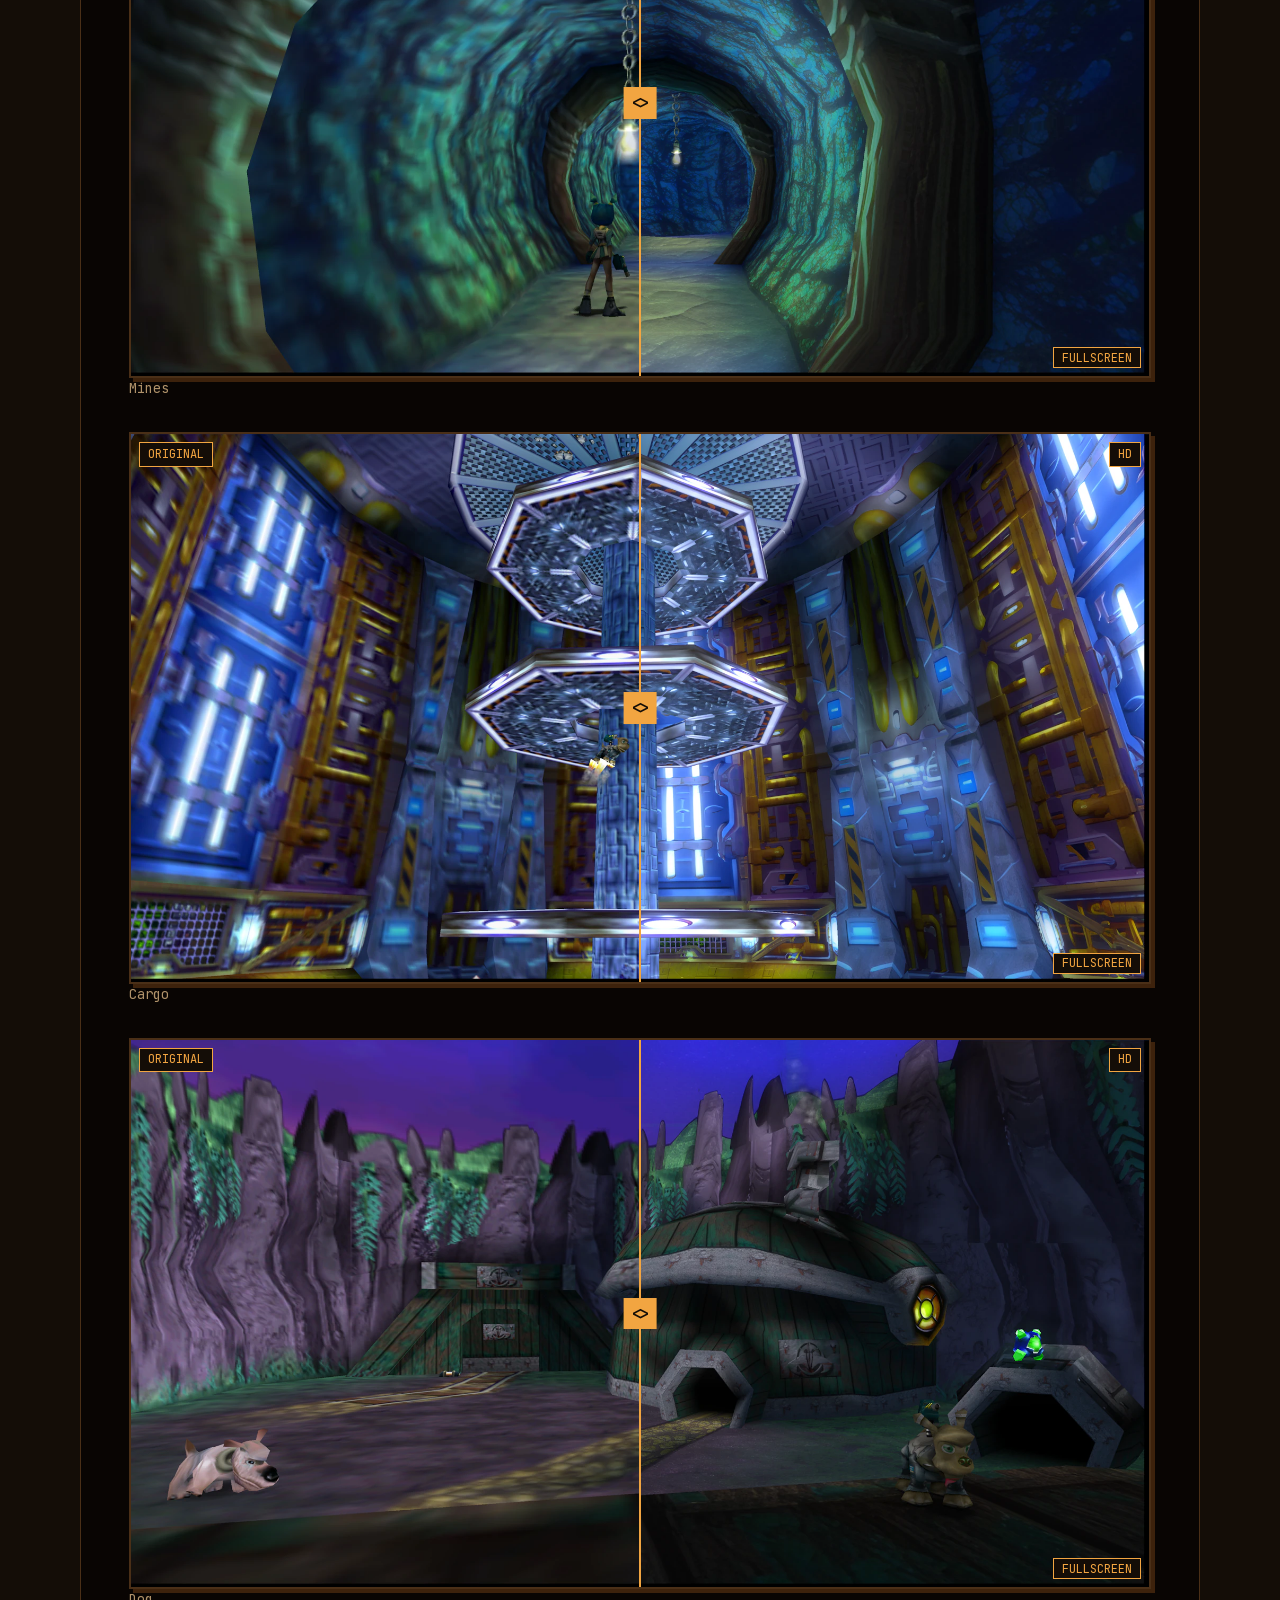
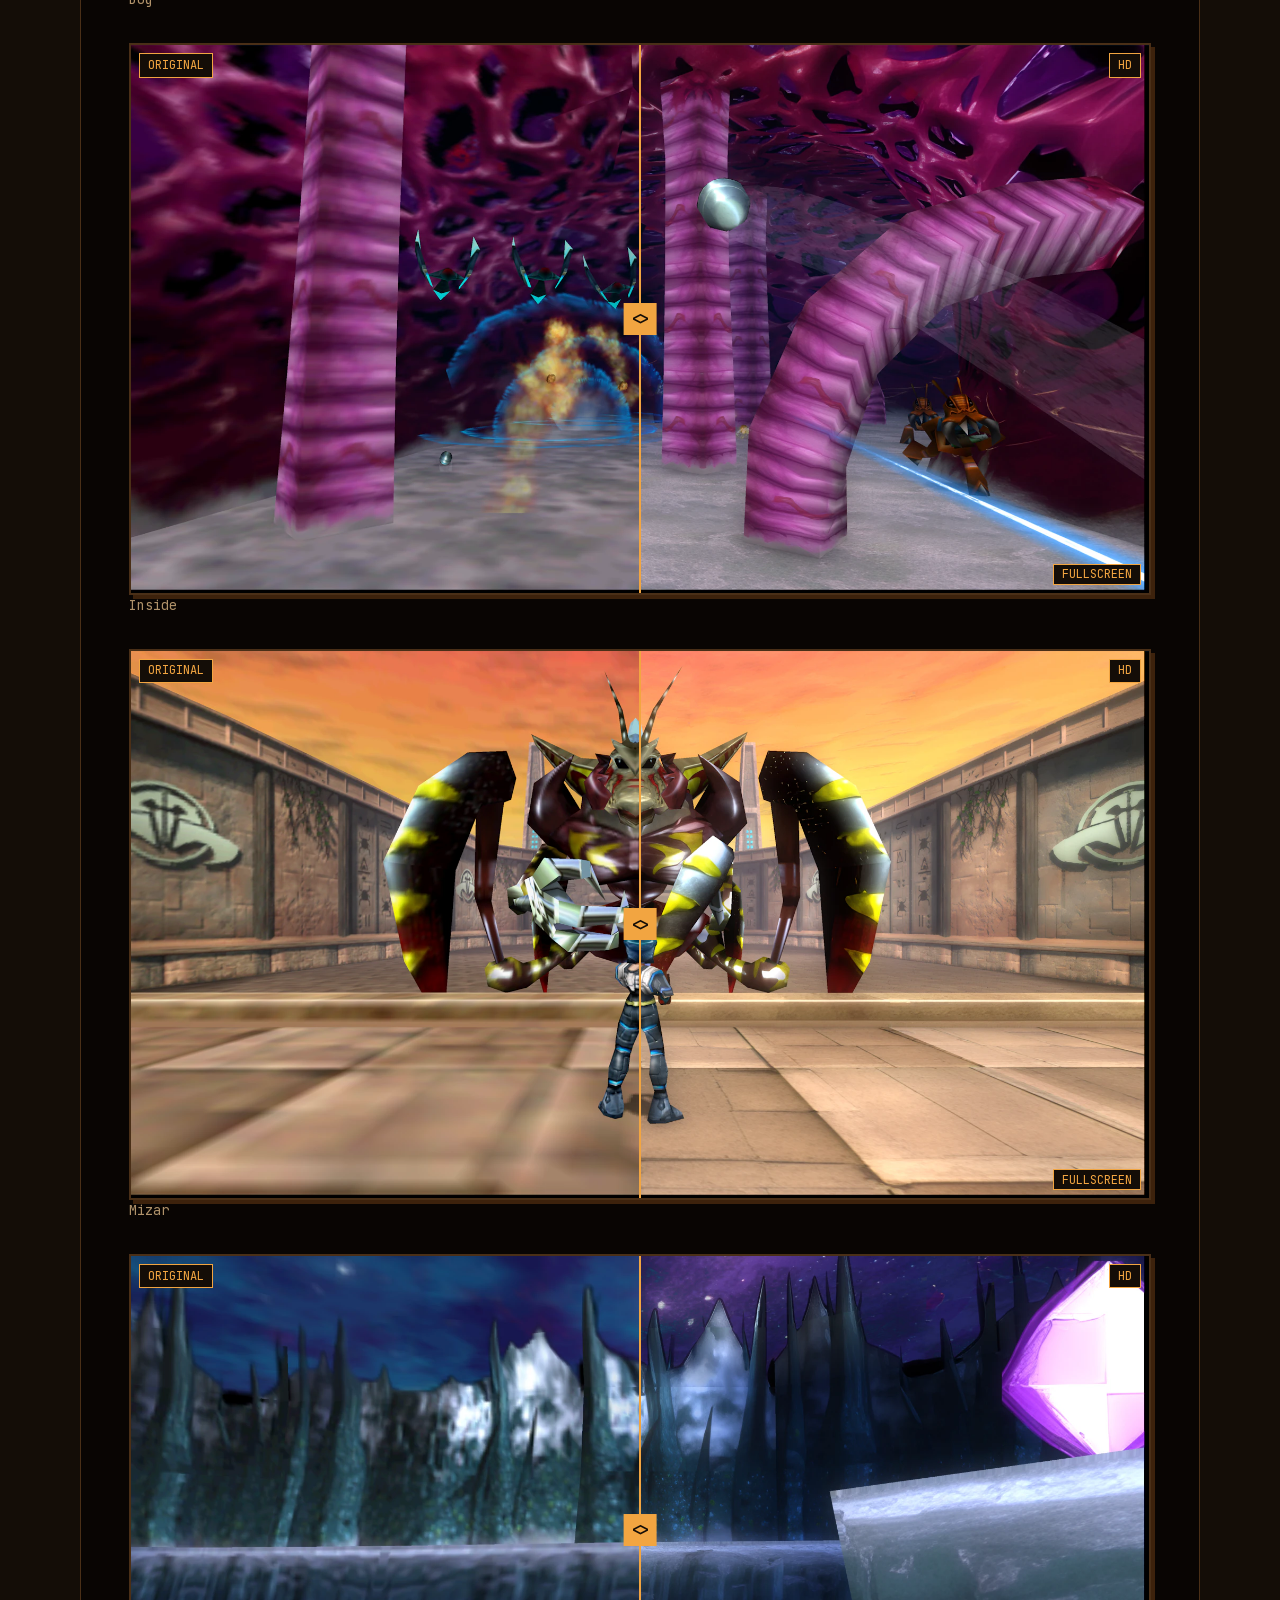
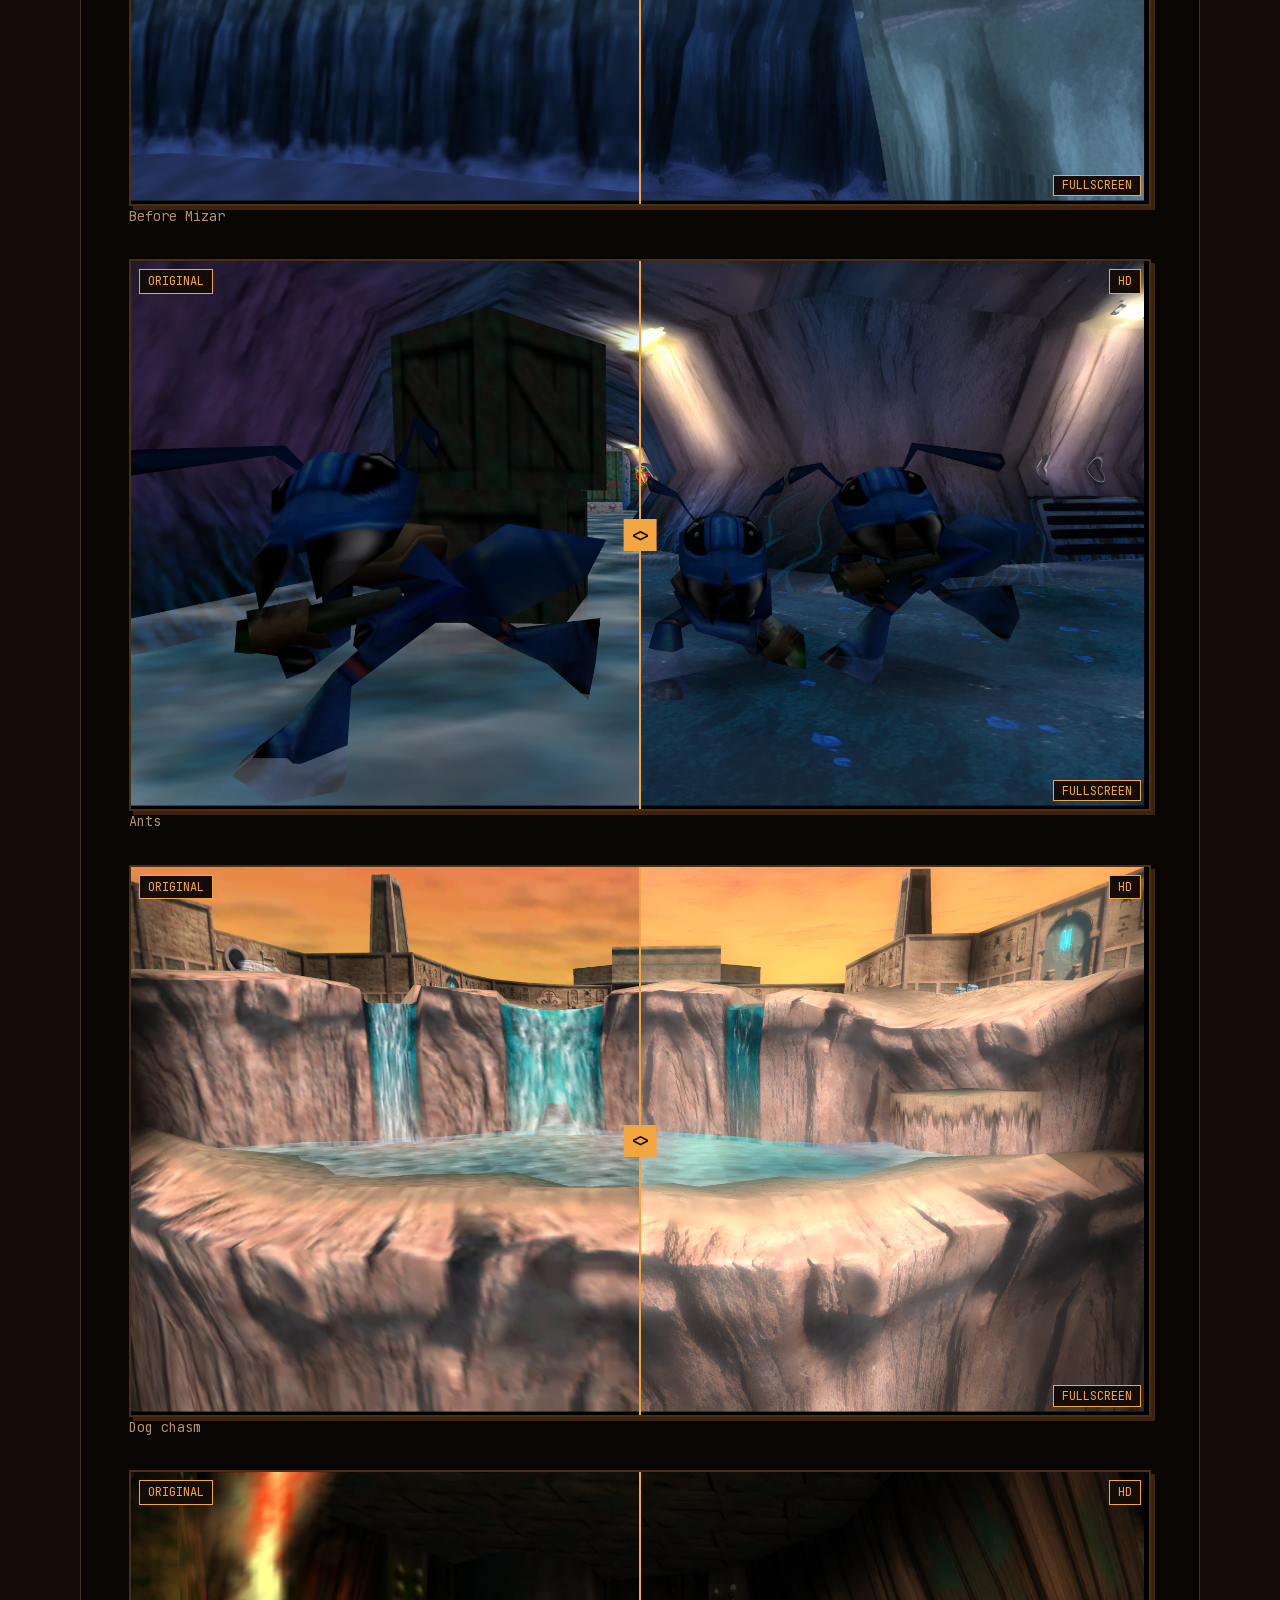
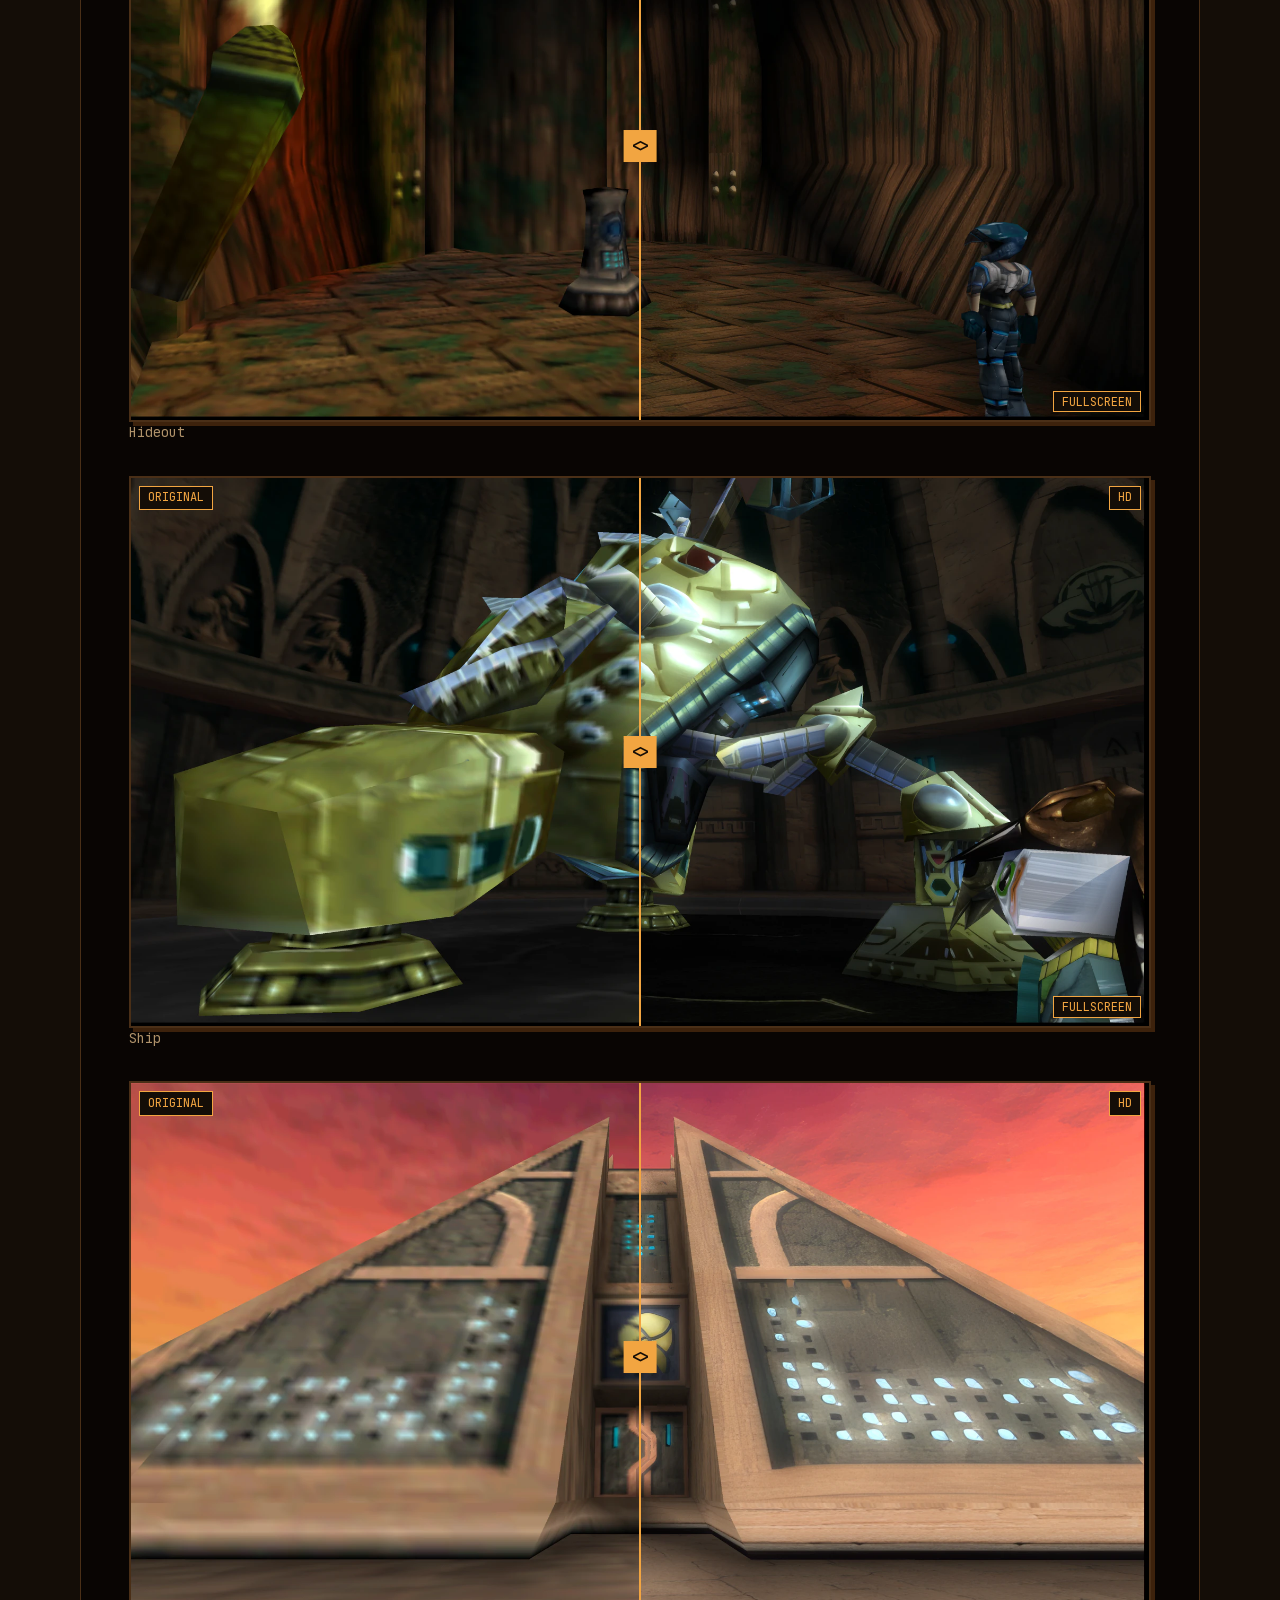
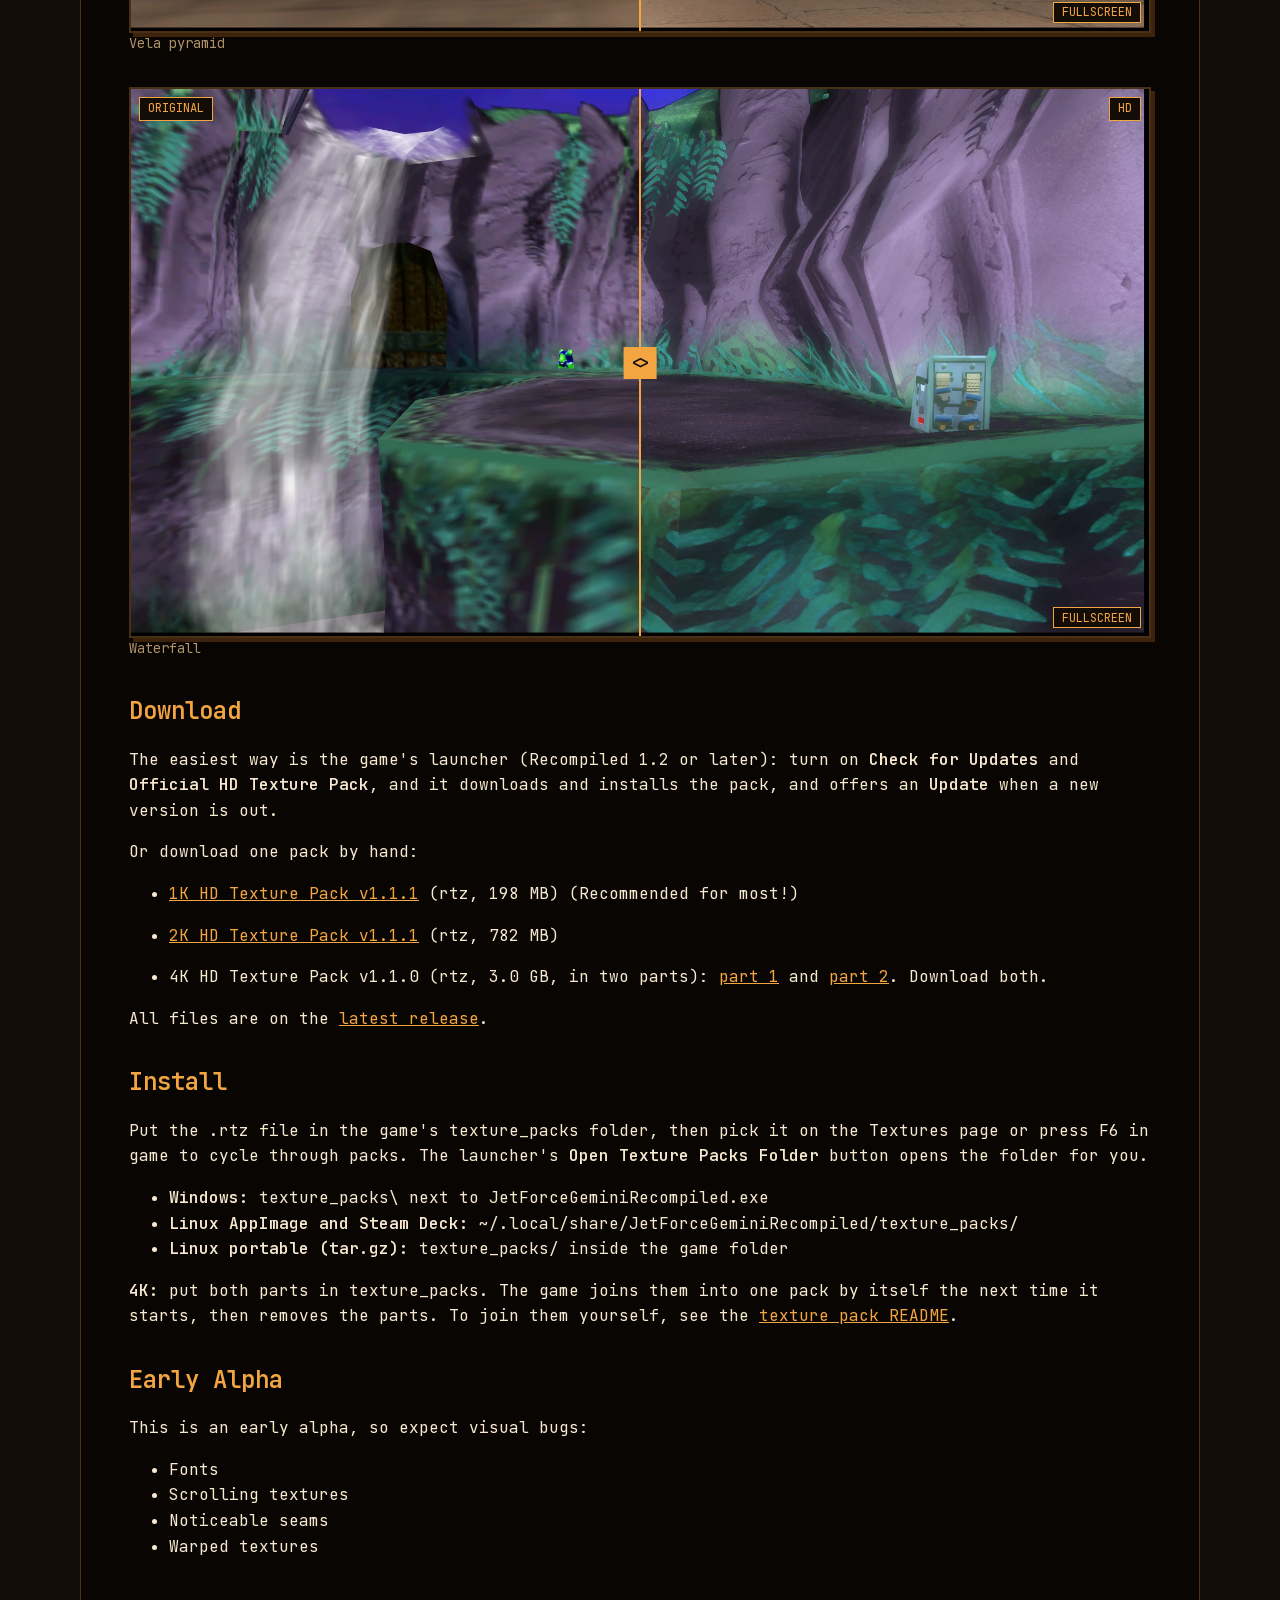
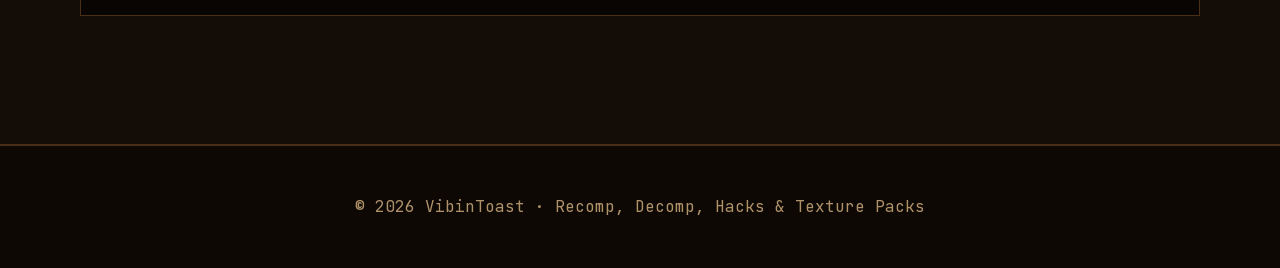
<file: projects/jfg-4k.html>
<!DOCTYPE html><!--x_aE1Ag9YMy5NGhFlas8f--><html lang="en" class="__variable_571da3 __variable_ee06cb"><head><meta charSet="utf-8"/><meta name="viewport" content="width=device-width, initial-scale=1"/><link rel="preload" href="/_next/static/media/558ca1a6aa3cb55e-s.p.woff2" as="font" crossorigin="" type="font/woff2"/><link rel="preload" href="/_next/static/media/db234bd00cda6a96-s.p.woff2" as="font" crossorigin="" type="font/woff2"/><link rel="preload" as="image" href="/toast.png"/><link rel="stylesheet" href="/_next/static/css/8c8fd3aae0aa6baf.css" data-precedence="next"/><link rel="preload" as="script" fetchPriority="low" href="/_next/static/chunks/webpack-f668e16f4b9de8b4.js"/><script src="/_next/static/chunks/4bd1b696-c023c6e3521b1417.js" async=""></script><script src="/_next/static/chunks/255-9acdc15b78d766e6.js" async=""></script><script src="/_next/static/chunks/main-app-4c1c8db595376ac7.js" async=""></script><script src="/_next/static/chunks/619-ba102abea3e3d0e4.js" async=""></script><script src="/_next/static/chunks/app/layout-0e419e8a4fcc93de.js" async=""></script><script src="/_next/static/chunks/app/not-found-97f6faa21d4b775e.js" async=""></script><script src="/_next/static/chunks/app/projects/%5Bslug%5D/page-d140944a45b59346.js" async=""></script><meta name="next-size-adjust" content=""/><title>Jet Force Gemini HD Texture Pack - VibinToast</title><meta name="description" content="HD texture packs for Jet Force Gemini: Recompiled in 1K, 2K and 4K. Early alpha, so expect visual bugs."/><link rel="icon" href="/toast.png"/><script src="/_next/static/chunks/polyfills-42372ed130431b0a.js" noModule=""></script></head><body><div hidden=""><!--$--><!--/$--></div><style>
          html, body { min-height: 100%; }
          .page-shell { position: relative; z-index: 1; display: flex; flex-direction: column; min-height: 100vh; }
          .page-main { flex: 1 0 auto; }
          footer { flex-shrink: 0; }
        </style><canvas id="retro-bg" aria-hidden="true" style="position:fixed;inset:0;width:100%;height:100%;z-index:0;image-rendering:pixelated;pointer-events:none"></canvas><div class="page-shell"><nav class="site-nav"><div class="nav-inner"><a class="brand" href="/"><img src="/toast.png" alt="" class="brand-icon"/><span class="brand-text"><span class="name-vibin">Vibin</span><span class="name-toast">Toast</span></span></a><div class="nav-links"><a class="nav-link" href="/">Home</a><a class="nav-link" href="/about">About</a><a class="nav-link" href="/#recomp">Recomp</a><a class="nav-link" href="/#textures">Texture Packs</a><a href="https://github.com/VibinToast" class="nav-link" target="_blank" rel="noreferrer">GitHub</a><button class="theme-toggle" aria-label="Toggle light/dark theme"><span class="dark-mode-only">LIGHT</span><span class="light-mode-only">DARK</span></button></div><button class="menu-button" aria-label="Menu">☰</button></div><div id="mobile-menu" class="mobile-menu hidden"><a class="nav-link" href="/">Home</a><a class="nav-link" href="/about">About</a><a class="nav-link" href="/#recomp">Recomp</a><a class="nav-link" href="/#textures">Texture Packs</a><a href="https://github.com/VibinToast" class="nav-link" target="_blank" rel="noreferrer">GitHub</a></div></nav><main class="page-main"><article class="section project-article fade-in"><h1>Jet Force Gemini HD Texture Pack</h1><p class="post-meta"><time dateTime="2026-10-10">October 10, 2026</time> • <!-- -->textures</p><p>A HD texture pack for <a href="/projects/jfg-recomp">Jet Force Gemini: Recompiled</a> using Real-ESRGAN for upscaling.</p>
<p>Please refer to <a href="https://github.com/VibinToast/JetForceGemini-Recomp/blob/main/docs/TEXTURE_PACKS.md">Texture Pack Doc</a> to get started creating your own.</p>
<p>Github: <a href="https://github.com/VibinToast/JetForceGemini-HD_TexturePack">Jet Force Gemini HD Texture Pack</a></p>
<h2>Original vs HD</h2>
<p>Drag the slider across each picture to compare the original textures with the HD pack. Use the Fullscreen button for a closer look; the arrows there step through the pictures.</p>
<figure class="compare"><div class="compare-stage"><img src="/textures/jungle-HD.webp" alt="Jungle with the HD texture pack" width="1920" height="1033" loading="lazy"/><img class="compare-before" src="/textures/jungle-OG.webp" alt="Jungle with the original textures" width="1920" height="1033" loading="lazy"/><div class="compare-handle"></div><span class="compare-label left">Original</span><span class="compare-label right">HD</span><input type="range" min="0" max="100" step="0.1" aria-label="Jungle: how much of the original texture to show" value="50"/><button type="button" class="compare-fullscreen" aria-label="Toggle fullscreen"></button></div><p class="compare-caption">Jungle</p></figure>
<figure class="compare"><div class="compare-stage"><img src="/textures/tunnel-HD.webp" alt="Tunnel with the HD texture pack" width="1920" height="1033" loading="lazy"/><img class="compare-before" src="/textures/tunnel-OG.webp" alt="Tunnel with the original textures" width="1920" height="1033" loading="lazy"/><div class="compare-handle"></div><span class="compare-label left">Original</span><span class="compare-label right">HD</span><input type="range" min="0" max="100" step="0.1" aria-label="Tunnel: how much of the original texture to show" value="50"/><button type="button" class="compare-fullscreen" aria-label="Toggle fullscreen"></button></div><p class="compare-caption">Tunnel</p></figure>
<figure class="compare"><div class="compare-stage"><img src="/textures/waterruin-HD.webp" alt="Water ruin with the HD texture pack" width="1920" height="1033" loading="lazy"/><img class="compare-before" src="/textures/waterruin-OG.webp" alt="Water ruin with the original textures" width="1920" height="1033" loading="lazy"/><div class="compare-handle"></div><span class="compare-label left">Original</span><span class="compare-label right">HD</span><input type="range" min="0" max="100" step="0.1" aria-label="Water ruin: how much of the original texture to show" value="50"/><button type="button" class="compare-fullscreen" aria-label="Toggle fullscreen"></button></div><p class="compare-caption">Water ruin</p></figure>
<figure class="compare"><div class="compare-stage"><img src="/textures/underwater-HD.webp" alt="Underwater with the HD texture pack" width="1920" height="1033" loading="lazy"/><img class="compare-before" src="/textures/underwater-OG.webp" alt="Underwater with the original textures" width="1920" height="1033" loading="lazy"/><div class="compare-handle"></div><span class="compare-label left">Original</span><span class="compare-label right">HD</span><input type="range" min="0" max="100" step="0.1" aria-label="Underwater: how much of the original texture to show" value="50"/><button type="button" class="compare-fullscreen" aria-label="Toggle fullscreen"></button></div><p class="compare-caption">Underwater</p></figure>
<figure class="compare"><div class="compare-stage"><img src="/textures/mines-HD.webp" alt="Mines with the HD texture pack" width="1920" height="1033" loading="lazy"/><img class="compare-before" src="/textures/mines-OG.webp" alt="Mines with the original textures" width="1920" height="1033" loading="lazy"/><div class="compare-handle"></div><span class="compare-label left">Original</span><span class="compare-label right">HD</span><input type="range" min="0" max="100" step="0.1" aria-label="Mines: how much of the original texture to show" value="50"/><button type="button" class="compare-fullscreen" aria-label="Toggle fullscreen"></button></div><p class="compare-caption">Mines</p></figure>
<figure class="compare"><div class="compare-stage"><img src="/textures/cargo-HD.webp" alt="Cargo with the HD texture pack" width="1920" height="1033" loading="lazy"/><img class="compare-before" src="/textures/cargo-OG.webp" alt="Cargo with the original textures" width="1920" height="1033" loading="lazy"/><div class="compare-handle"></div><span class="compare-label left">Original</span><span class="compare-label right">HD</span><input type="range" min="0" max="100" step="0.1" aria-label="Cargo: how much of the original texture to show" value="50"/><button type="button" class="compare-fullscreen" aria-label="Toggle fullscreen"></button></div><p class="compare-caption">Cargo</p></figure>
<figure class="compare"><div class="compare-stage"><img src="/textures/dog_HD.webp" alt="Dog with the HD texture pack" width="1920" height="1033" loading="lazy"/><img class="compare-before" src="/textures/dog_OG.webp" alt="Dog with the original textures" width="1920" height="1033" loading="lazy"/><div class="compare-handle"></div><span class="compare-label left">Original</span><span class="compare-label right">HD</span><input type="range" min="0" max="100" step="0.1" aria-label="Dog: how much of the original texture to show" value="50"/><button type="button" class="compare-fullscreen" aria-label="Toggle fullscreen"></button></div><p class="compare-caption">Dog</p></figure>
<figure class="compare"><div class="compare-stage"><img src="/textures/inside-HD.webp" alt="Inside with the HD texture pack" width="1920" height="1033" loading="lazy"/><img class="compare-before" src="/textures/inside-OG.webp" alt="Inside with the original textures" width="1920" height="1033" loading="lazy"/><div class="compare-handle"></div><span class="compare-label left">Original</span><span class="compare-label right">HD</span><input type="range" min="0" max="100" step="0.1" aria-label="Inside: how much of the original texture to show" value="50"/><button type="button" class="compare-fullscreen" aria-label="Toggle fullscreen"></button></div><p class="compare-caption">Inside</p></figure>
<figure class="compare"><div class="compare-stage"><img src="/textures/mizar-HD.webp" alt="Mizar with the HD texture pack" width="1920" height="1033" loading="lazy"/><img class="compare-before" src="/textures/mizar-OG.webp" alt="Mizar with the original textures" width="1920" height="1033" loading="lazy"/><div class="compare-handle"></div><span class="compare-label left">Original</span><span class="compare-label right">HD</span><input type="range" min="0" max="100" step="0.1" aria-label="Mizar: how much of the original texture to show" value="50"/><button type="button" class="compare-fullscreen" aria-label="Toggle fullscreen"></button></div><p class="compare-caption">Mizar</p></figure>
<figure class="compare"><div class="compare-stage"><img src="/textures/beforemizar-HD.webp" alt="Before Mizar with the HD texture pack" width="1920" height="1033" loading="lazy"/><img class="compare-before" src="/textures/beforemizar-OG.webp" alt="Before Mizar with the original textures" width="1920" height="1033" loading="lazy"/><div class="compare-handle"></div><span class="compare-label left">Original</span><span class="compare-label right">HD</span><input type="range" min="0" max="100" step="0.1" aria-label="Before Mizar: how much of the original texture to show" value="50"/><button type="button" class="compare-fullscreen" aria-label="Toggle fullscreen"></button></div><p class="compare-caption">Before Mizar</p></figure>
<figure class="compare"><div class="compare-stage"><img src="/textures/ants-HD.webp" alt="Ants with the HD texture pack" width="1920" height="1033" loading="lazy"/><img class="compare-before" src="/textures/ants-OG.webp" alt="Ants with the original textures" width="1920" height="1033" loading="lazy"/><div class="compare-handle"></div><span class="compare-label left">Original</span><span class="compare-label right">HD</span><input type="range" min="0" max="100" step="0.1" aria-label="Ants: how much of the original texture to show" value="50"/><button type="button" class="compare-fullscreen" aria-label="Toggle fullscreen"></button></div><p class="compare-caption">Ants</p></figure>
<figure class="compare"><div class="compare-stage"><img src="/textures/dogchasm-HD.webp" alt="Dog chasm with the HD texture pack" width="1920" height="1033" loading="lazy"/><img class="compare-before" src="/textures/dogchasm-OG.webp" alt="Dog chasm with the original textures" width="1920" height="1033" loading="lazy"/><div class="compare-handle"></div><span class="compare-label left">Original</span><span class="compare-label right">HD</span><input type="range" min="0" max="100" step="0.1" aria-label="Dog chasm: how much of the original texture to show" value="50"/><button type="button" class="compare-fullscreen" aria-label="Toggle fullscreen"></button></div><p class="compare-caption">Dog chasm</p></figure>
<figure class="compare"><div class="compare-stage"><img src="/textures/hideout-HD.webp" alt="Hideout with the HD texture pack" width="1920" height="1033" loading="lazy"/><img class="compare-before" src="/textures/hideout-OG.webp" alt="Hideout with the original textures" width="1920" height="1033" loading="lazy"/><div class="compare-handle"></div><span class="compare-label left">Original</span><span class="compare-label right">HD</span><input type="range" min="0" max="100" step="0.1" aria-label="Hideout: how much of the original texture to show" value="50"/><button type="button" class="compare-fullscreen" aria-label="Toggle fullscreen"></button></div><p class="compare-caption">Hideout</p></figure>
<figure class="compare"><div class="compare-stage"><img src="/textures/ship-HD.webp" alt="Ship with the HD texture pack" width="1920" height="1033" loading="lazy"/><img class="compare-before" src="/textures/ship-OG.webp" alt="Ship with the original textures" width="1920" height="1033" loading="lazy"/><div class="compare-handle"></div><span class="compare-label left">Original</span><span class="compare-label right">HD</span><input type="range" min="0" max="100" step="0.1" aria-label="Ship: how much of the original texture to show" value="50"/><button type="button" class="compare-fullscreen" aria-label="Toggle fullscreen"></button></div><p class="compare-caption">Ship</p></figure>
<figure class="compare"><div class="compare-stage"><img src="/textures/vela_pyramid-HD.webp" alt="Vela pyramid with the HD texture pack" width="1920" height="1033" loading="lazy"/><img class="compare-before" src="/textures/vela_pyramid-OG.webp" alt="Vela pyramid with the original textures" width="1920" height="1033" loading="lazy"/><div class="compare-handle"></div><span class="compare-label left">Original</span><span class="compare-label right">HD</span><input type="range" min="0" max="100" step="0.1" aria-label="Vela pyramid: how much of the original texture to show" value="50"/><button type="button" class="compare-fullscreen" aria-label="Toggle fullscreen"></button></div><p class="compare-caption">Vela pyramid</p></figure>
<figure class="compare"><div class="compare-stage"><img src="/textures/waterfall-HD.webp" alt="Waterfall with the HD texture pack" width="1920" height="1033" loading="lazy"/><img class="compare-before" src="/textures/waterfall-OG.webp" alt="Waterfall with the original textures" width="1920" height="1033" loading="lazy"/><div class="compare-handle"></div><span class="compare-label left">Original</span><span class="compare-label right">HD</span><input type="range" min="0" max="100" step="0.1" aria-label="Waterfall: how much of the original texture to show" value="50"/><button type="button" class="compare-fullscreen" aria-label="Toggle fullscreen"></button></div><p class="compare-caption">Waterfall</p></figure>
<h2>Download</h2>
<p>The easiest way is the game&#x27;s launcher (Recompiled 1.2 or later): turn on <strong>Check for Updates</strong> and <strong>Official HD
Texture Pack</strong>, and it downloads and installs the pack, and offers an <strong>Update</strong> when a new version is out.</p>
<p>Or download one pack by hand:</p>
<ul>
<li>
<p><a href="https://github.com/VibinToast/JetForceGemini-HD_TexturePack/releases/download/v1.1.1/Official_Recomp_HD-1K_v1.1.1.rtz">1K HD Texture Pack v1.1.1</a> (rtz, 198 MB) (Recommended for most!)</p>
</li>
<li>
<p><a href="https://github.com/VibinToast/JetForceGemini-HD_TexturePack/releases/download/v1.1.1/Official_Recomp_HD-2K_v1.1.1.rtz">2K HD Texture Pack v1.1.1</a> (rtz, 782 MB)</p>
</li>
<li>
<p>4K HD Texture Pack v1.1.0 (rtz, 3.0 GB, in two parts): <a href="https://github.com/VibinToast/JetForceGemini-HD_TexturePack/releases/download/v1.1.1/Official_Recomp_HD-4K_v1.1.0.rtz.001">part 1</a> and <a href="https://github.com/VibinToast/JetForceGemini-HD_TexturePack/releases/download/v1.1.1/Official_Recomp_HD-4K_v1.1.0.rtz.002">part 2</a>. Download both.</p>
</li>
</ul>
<p>All files are on the <a href="https://github.com/VibinToast/JetForceGemini-HD_TexturePack/releases/latest">latest release</a>.</p>
<h2>Install</h2>
<p>Put the <code>.rtz</code> file in the game&#x27;s <code>texture_packs</code> folder, then pick it on the Textures page or press F6 in game to
cycle through packs. The launcher&#x27;s <strong>Open Texture Packs Folder</strong> button opens the folder for you.</p>
<ul>
<li><strong>Windows:</strong> <code>texture_packs\</code> next to <code>JetForceGeminiRecompiled.exe</code></li>
<li><strong>Linux AppImage and Steam Deck:</strong> <code>~/.local/share/JetForceGeminiRecompiled/texture_packs/</code></li>
<li><strong>Linux portable (tar.gz):</strong> <code>texture_packs/</code> inside the game folder</li>
</ul>
<p><strong>4K:</strong> put both parts in <code>texture_packs</code>. The game joins them into one pack by itself the next time it starts, then
removes the parts. To join them yourself, see the
<a href="https://github.com/VibinToast/JetForceGemini-HD_TexturePack#the-4k-pack-comes-in-two-parts">texture pack README</a>.</p>
<h2>Early Alpha</h2>
<p>This is an early alpha, so expect visual bugs:</p>
<ul>
<li>Fonts</li>
<li>Scrolling textures</li>
<li>Noticeable seams</li>
<li>Warped textures</li>
</ul></article><!--$--><!--/$--></main><footer class="site-footer"><p>© <!-- -->2026<!-- --> <!-- -->VibinToast<!-- --> · <!-- -->Recomp, Decomp, Hacks &amp; Texture Packs</p></footer></div><script src="/_next/static/chunks/webpack-f668e16f4b9de8b4.js" id="_R_" async=""></script><script>(self.__next_f=self.__next_f||[]).push([0])</script><script>self.__next_f.push([1,"1:\"$Sreact.fragment\"\n2:I[9568,[\"619\",\"static/chunks/619-ba102abea3e3d0e4.js\",\"177\",\"static/chunks/app/layout-0e419e8a4fcc93de.js\"],\"Providers\"]\n3:I[21,[\"619\",\"static/chunks/619-ba102abea3e3d0e4.js\",\"177\",\"static/chunks/app/layout-0e419e8a4fcc93de.js\"],\"Nav\"]\n4:I[9766,[],\"\"]\n5:I[8924,[],\"\"]\n6:I[2619,[\"619\",\"static/chunks/619-ba102abea3e3d0e4.js\",\"345\",\"static/chunks/app/not-found-97f6faa21d4b775e.js\"],\"\"]\n8:I[4431,[],\"OutletBoundary\"]\na:I[5278,[],\"AsyncMetadataOutlet\"]\nc:I[4431,[],\"ViewportBoundary\"]\ne:I[4431,[],\"MetadataBoundary\"]\nf:\"$Sreact.suspense\"\n11:I[7150,[],\"\"]\n:HL[\"/_next/static/media/558ca1a6aa3cb55e-s.p.woff2\",\"font\",{\"crossOrigin\":\"\",\"type\":\"font/woff2\"}]\n:HL[\"/_next/static/media/db234bd00cda6a96-s.p.woff2\",\"font\",{\"crossOrigin\":\"\",\"type\":\"font/woff2\"}]\n:HL[\"/_next/static/css/8c8fd3aae0aa6baf.css\",\"style\"]\n"])</script><script>self.__next_f.push([1,"0:{\"P\":null,\"b\":\"x-aE1Ag9YMy5NGhFlas8f\",\"p\":\"\",\"c\":[\"\",\"projects\",\"jfg-4k\"],\"i\":false,\"f\":[[[\"\",{\"children\":[\"projects\",{\"children\":[[\"slug\",\"jfg-4k\",\"d\"],{\"children\":[\"__PAGE__\",{}]}]}]},\"$undefined\",\"$undefined\",true],[\"\",[\"$\",\"$1\",\"c\",{\"children\":[[[\"$\",\"link\",\"0\",{\"rel\":\"stylesheet\",\"href\":\"/_next/static/css/8c8fd3aae0aa6baf.css\",\"precedence\":\"next\",\"crossOrigin\":\"$undefined\",\"nonce\":\"$undefined\"}]],[\"$\",\"html\",null,{\"lang\":\"en\",\"className\":\"__variable_571da3 __variable_ee06cb\",\"suppressHydrationWarning\":true,\"children\":[\"$\",\"body\",null,{\"children\":[[\"$\",\"style\",null,{\"children\":\"\\n          html, body { min-height: 100%; }\\n          .page-shell { position: relative; z-index: 1; display: flex; flex-direction: column; min-height: 100vh; }\\n          .page-main { flex: 1 0 auto; }\\n          footer { flex-shrink: 0; }\\n        \"}],[\"$\",\"$L2\",null,{\"children\":[\"$\",\"div\",null,{\"className\":\"page-shell\",\"children\":[[\"$\",\"$L3\",null,{\"usedCategories\":[\"recomp\",\"textures\"]}],[\"$\",\"main\",null,{\"className\":\"page-main\",\"children\":[\"$\",\"$L4\",null,{\"parallelRouterKey\":\"children\",\"error\":\"$undefined\",\"errorStyles\":\"$undefined\",\"errorScripts\":\"$undefined\",\"template\":[\"$\",\"$L5\",null,{}],\"templateStyles\":\"$undefined\",\"templateScripts\":\"$undefined\",\"notFound\":[[\"$\",\"section\",null,{\"className\":\"section narrow fade-in\",\"children\":[[\"$\",\"h1\",null,{\"children\":\"404\"}],[\"$\",\"p\",null,{\"className\":\"muted\",\"children\":\"That page doesn't exist.\"}],[\"$\",\"p\",null,{\"children\":[\"$\",\"$L6\",null,{\"href\":\"/\",\"children\":\"Back to the front page\"}]}]]}],[]],\"forbidden\":\"$undefined\",\"unauthorized\":\"$undefined\"}]}],[\"$\",\"footer\",null,{\"className\":\"site-footer\",\"children\":[\"$\",\"p\",null,{\"children\":[\"© \",2026,\" \",\"VibinToast\",\" · \",\"Recomp, Decomp, Hacks \u0026 Texture Packs\"]}]}]]}]}]]}]}]]}],{\"children\":[\"projects\",[\"$\",\"$1\",\"c\",{\"children\":[null,[\"$\",\"$L4\",null,{\"parallelRouterKey\":\"children\",\"error\":\"$undefined\",\"errorStyles\":\"$undefined\",\"errorScripts\":\"$undefined\",\"template\":[\"$\",\"$L5\",null,{}],\"templateStyles\":\"$undefined\",\"templateScripts\":\"$undefined\",\"notFound\":\"$undefined\",\"forbidden\":\"$undefined\",\"unauthorized\":\"$undefined\"}]]}],{\"children\":[[\"slug\",\"jfg-4k\",\"d\"],[\"$\",\"$1\",\"c\",{\"children\":[null,[\"$\",\"$L4\",null,{\"parallelRouterKey\":\"children\",\"error\":\"$undefined\",\"errorStyles\":\"$undefined\",\"errorScripts\":\"$undefined\",\"template\":[\"$\",\"$L5\",null,{}],\"templateStyles\":\"$undefined\",\"templateScripts\":\"$undefined\",\"notFound\":\"$undefined\",\"forbidden\":\"$undefined\",\"unauthorized\":\"$undefined\"}]]}],{\"children\":[\"__PAGE__\",[\"$\",\"$1\",\"c\",{\"children\":[\"$L7\",null,[\"$\",\"$L8\",null,{\"children\":[\"$L9\",[\"$\",\"$La\",null,{\"promise\":\"$@b\"}]]}]]}],{},null,false]},null,false]},null,false]},null,false],[\"$\",\"$1\",\"h\",{\"children\":[null,[[\"$\",\"$Lc\",null,{\"children\":\"$Ld\"}],[\"$\",\"meta\",null,{\"name\":\"next-size-adjust\",\"content\":\"\"}]],[\"$\",\"$Le\",null,{\"children\":[\"$\",\"div\",null,{\"hidden\":true,\"children\":[\"$\",\"$f\",null,{\"fallback\":null,\"children\":\"$L10\"}]}]}]]}],false]],\"m\":\"$undefined\",\"G\":[\"$11\",[]],\"s\":false,\"S\":true}\n"])</script><script>self.__next_f.push([1,"12:I[51,[\"419\",\"static/chunks/app/projects/%5Bslug%5D/page-d140944a45b59346.js\"],\"Compare\"]\n"])</script><script>self.__next_f.push([1,"7:[\"$\",\"article\",null,{\"className\":\"section project-article fade-in\",\"children\":[[\"$\",\"h1\",null,{\"children\":\"Jet Force Gemini HD Texture Pack\"}],[\"$\",\"p\",null,{\"className\":\"post-meta\",\"children\":[[\"$\",\"time\",null,{\"dateTime\":\"2026-10-10\",\"children\":\"October 10, 2026\"}],\" • \",\"textures\"]}],[[\"$\",\"p\",null,{\"children\":[\"A HD texture pack for \",[\"$\",\"a\",null,{\"href\":\"/projects/jfg-recomp\",\"children\":\"Jet Force Gemini: Recompiled\"}],\" using Real-ESRGAN for upscaling.\"]}],\"\\n\",[\"$\",\"p\",null,{\"children\":[\"Please refer to \",[\"$\",\"a\",null,{\"href\":\"https://github.com/VibinToast/JetForceGemini-Recomp/blob/main/docs/TEXTURE_PACKS.md\",\"children\":\"Texture Pack Doc\"}],\" to get started creating your own.\"]}],\"\\n\",[\"$\",\"p\",null,{\"children\":[\"Github: \",[\"$\",\"a\",null,{\"href\":\"https://github.com/VibinToast/JetForceGemini-HD_TexturePack\",\"children\":\"Jet Force Gemini HD Texture Pack\"}]]}],\"\\n\",[\"$\",\"h2\",null,{\"children\":\"Original vs HD\"}],\"\\n\",[\"$\",\"p\",null,{\"children\":\"Drag the slider across each picture to compare the original textures with the HD pack. Use the Fullscreen button for a closer look; the arrows there step through the pictures.\"}],\"\\n\",[\"$\",\"$L12\",null,{\"hd\":\"/textures/jungle-HD.webp\",\"og\":\"/textures/jungle-OG.webp\",\"caption\":\"Jungle\",\"alt\":\"Jungle\"}],\"\\n\",[\"$\",\"$L12\",null,{\"hd\":\"/textures/tunnel-HD.webp\",\"og\":\"/textures/tunnel-OG.webp\",\"caption\":\"Tunnel\",\"alt\":\"Tunnel\"}],\"\\n\",[\"$\",\"$L12\",null,{\"hd\":\"/textures/waterruin-HD.webp\",\"og\":\"/textures/waterruin-OG.webp\",\"caption\":\"Water ruin\",\"alt\":\"Water ruin\"}],\"\\n\",[\"$\",\"$L12\",null,{\"hd\":\"/textures/underwater-HD.webp\",\"og\":\"/textures/underwater-OG.webp\",\"caption\":\"Underwater\",\"alt\":\"Underwater\"}],\"\\n\",[\"$\",\"$L12\",null,{\"hd\":\"/textures/mines-HD.webp\",\"og\":\"/textures/mines-OG.webp\",\"caption\":\"Mines\",\"alt\":\"Mines\"}],\"\\n\",[\"$\",\"$L12\",null,{\"hd\":\"/textures/cargo-HD.webp\",\"og\":\"/textures/cargo-OG.webp\",\"caption\":\"Cargo\",\"alt\":\"Cargo\"}],\"\\n\",[\"$\",\"$L12\",null,{\"hd\":\"/textures/dog_HD.webp\",\"og\":\"/textures/dog_OG.webp\",\"caption\":\"Dog\",\"alt\":\"Dog\"}],\"\\n\",[\"$\",\"$L12\",null,{\"hd\":\"/textures/inside-HD.webp\",\"og\":\"/textures/inside-OG.webp\",\"caption\":\"Inside\",\"alt\":\"Inside\"}],\"\\n\",[\"$\",\"$L12\",null,{\"hd\":\"/textures/mizar-HD.webp\",\"og\":\"/textures/mizar-OG.webp\",\"caption\":\"Mizar\",\"alt\":\"Mizar\"}],\"\\n\",[\"$\",\"$L12\",null,{\"hd\":\"/textures/beforemizar-HD.webp\",\"og\":\"/textures/beforemizar-OG.webp\",\"caption\":\"Before Mizar\",\"alt\":\"Before Mizar\"}],\"\\n\",[\"$\",\"$L12\",null,{\"hd\":\"/textures/ants-HD.webp\",\"og\":\"/textures/ants-OG.webp\",\"caption\":\"Ants\",\"alt\":\"Ants\"}],\"\\n\",[\"$\",\"$L12\",null,{\"hd\":\"/textures/dogchasm-HD.webp\",\"og\":\"/textures/dogchasm-OG.webp\",\"caption\":\"Dog chasm\",\"alt\":\"Dog chasm\"}],\"\\n\",[\"$\",\"$L12\",null,{\"hd\":\"/textures/hideout-HD.webp\",\"og\":\"/textures/hideout-OG.webp\",\"caption\":\"Hideout\",\"alt\":\"Hideout\"}],\"\\n\",[\"$\",\"$L12\",null,{\"hd\":\"/textures/ship-HD.webp\",\"og\":\"/textures/ship-OG.webp\",\"caption\":\"Ship\",\"alt\":\"Ship\"}],\"\\n\",[\"$\",\"$L12\",null,{\"hd\":\"/textures/vela_pyramid-HD.webp\",\"og\":\"/textures/vela_pyramid-OG.webp\",\"caption\":\"Vela pyramid\",\"alt\":\"Vela pyramid\"}],\"\\n\",[\"$\",\"$L12\",null,{\"hd\":\"/textures/waterfall-HD.webp\",\"og\":\"/textures/waterfall-OG.webp\",\"caption\":\"Waterfall\",\"alt\":\"Waterfall\"}],\"\\n\",[\"$\",\"h2\",null,{\"children\":\"Download\"}],\"\\n\",[\"$\",\"p\",null,{\"children\":[\"The easiest way is the game's launcher (Recompiled 1.2 or later): turn on \",[\"$\",\"strong\",null,{\"children\":\"Check for Updates\"}],\" and \",[\"$\",\"strong\",null,{\"children\":\"Official HD\\nTexture Pack\"}],\", and it downloads and installs the pack, and offers an \",[\"$\",\"strong\",null,{\"children\":\"Update\"}],\" when a new version is out.\"]}],\"\\n\",[\"$\",\"p\",null,{\"children\":\"Or download one pack by hand:\"}],\"\\n\",[\"$\",\"ul\",null,{\"children\":[\"\\n\",[\"$\",\"li\",null,{\"children\":[\"\\n\",[\"$\",\"p\",null,{\"children\":[[\"$\",\"a\",null,{\"href\":\"https://github.com/VibinToast/JetForceGemini-HD_TexturePack/releases/download/v1.1.1/Official_Recomp_HD-1K_v1.1.1.rtz\",\"children\":\"1K HD Texture Pack v1.1.1\"}],\" (rtz, 198 MB) (Recommended for most!)\"]}],\"\\n\"]}],\"\\n\",[\"$\",\"li\",null,{\"children\":[\"\\n\",[\"$\",\"p\",null,{\"children\":[[\"$\",\"a\",null,{\"href\":\"https://github.com/VibinToast/JetForceGemini-HD_TexturePack/releases/download/v1.1.1/Official_Recomp_HD-2K_v1.1.1.rtz\",\"children\":\"2K HD Texture Pack v1.1.1\"}],\" (rtz, 782 MB)\"]}],\"\\n\"]}],\"\\n\",[\"$\",\"li\",null,{\"children\":[\"\\n\",[\"$\",\"p\",null,{\"children\":[\"4K HD Texture Pack v1.1.0 (rtz, 3.0 GB, in two parts): \",[\"$\",\"a\",null,{\"href\":\"https://github.com/VibinToast/JetForceGemini-HD_TexturePack/releases/download/v1.1.1/Official_Recomp_HD-4K_v1.1.0.rtz.001\",\"children\":\"part 1\"}],\" and \",\"$L13\",\". Download both.\"]}],\"\\n\"]}],\"\\n\"]}],\"\\n\",\"$L14\",\"\\n\",\"$L15\",\"\\n\",\"$L16\",\"\\n\",\"$L17\",\"\\n\",\"$L18\",\"\\n\",\"$L19\",\"\\n\",\"$L1a\",\"\\n\",\"$L1b\"]]}]\n"])</script><script>self.__next_f.push([1,"13:[\"$\",\"a\",null,{\"href\":\"https://github.com/VibinToast/JetForceGemini-HD_TexturePack/releases/download/v1.1.1/Official_Recomp_HD-4K_v1.1.0.rtz.002\",\"children\":\"part 2\"}]\n14:[\"$\",\"p\",null,{\"children\":[\"All files are on the \",[\"$\",\"a\",null,{\"href\":\"https://github.com/VibinToast/JetForceGemini-HD_TexturePack/releases/latest\",\"children\":\"latest release\"}],\".\"]}]\n15:[\"$\",\"h2\",null,{\"children\":\"Install\"}]\n16:[\"$\",\"p\",null,{\"children\":[\"Put the \",[\"$\",\"code\",null,{\"children\":\".rtz\"}],\" file in the game's \",[\"$\",\"code\",null,{\"children\":\"texture_packs\"}],\" folder, then pick it on the Textures page or press F6 in game to\\ncycle through packs. The launcher's \",[\"$\",\"strong\",null,{\"children\":\"Open Texture Packs Folder\"}],\" button opens the folder for you.\"]}]\n17:[\"$\",\"ul\",null,{\"children\":[\"\\n\",[\"$\",\"li\",null,{\"children\":[[\"$\",\"strong\",null,{\"children\":\"Windows:\"}],\" \",[\"$\",\"code\",null,{\"children\":\"texture_packs\\\\\"}],\" next to \",[\"$\",\"code\",null,{\"children\":\"JetForceGeminiRecompiled.exe\"}]]}],\"\\n\",[\"$\",\"li\",null,{\"children\":[[\"$\",\"strong\",null,{\"children\":\"Linux AppImage and Steam Deck:\"}],\" \",[\"$\",\"code\",null,{\"children\":\"~/.local/share/JetForceGeminiRecompiled/texture_packs/\"}]]}],\"\\n\",[\"$\",\"li\",null,{\"children\":[[\"$\",\"strong\",null,{\"children\":\"Linux portable (tar.gz):\"}],\" \",[\"$\",\"code\",null,{\"children\":\"texture_packs/\"}],\" inside the game folder\"]}],\"\\n\"]}]\n18:[\"$\",\"p\",null,{\"children\":[[\"$\",\"strong\",null,{\"children\":\"4K:\"}],\" put both parts in \",[\"$\",\"code\",null,{\"children\":\"texture_packs\"}],\". The game joins them into one pack by itself the next time it starts, then\\nremoves the parts. To join them yourself, see the\\n\",[\"$\",\"a\",null,{\"href\":\"https://github.com/VibinToast/JetForceGemini-HD_TexturePack#the-4k-pack-comes-in-two-parts\",\"children\":\"texture pack README\"}],\".\"]}]\n19:[\"$\",\"h2\",null,{\"children\":\"Early Alpha\"}]\n1a:[\"$\",\"p\",null,{\"children\":\"This is an early alpha, so expect visual bugs:\"}]\n1b:[\"$\",\"ul\",null,{\"children\":[\"\\n\",[\"$\",\"li\",null,{\"children\":\"Fonts\"}],\"\\n\",[\"$\",\"li\",null,{\"children\":\"Scrolling texture"])</script><script>self.__next_f.push([1,"s\"}],\"\\n\",[\"$\",\"li\",null,{\"children\":\"Noticeable seams\"}],\"\\n\",[\"$\",\"li\",null,{\"children\":\"Warped textures\"}],\"\\n\"]}]\n"])</script><script>self.__next_f.push([1,"d:[[\"$\",\"meta\",\"0\",{\"charSet\":\"utf-8\"}],[\"$\",\"meta\",\"1\",{\"name\":\"viewport\",\"content\":\"width=device-width, initial-scale=1\"}]]\n9:null\n"])</script><script>self.__next_f.push([1,"1c:I[622,[],\"IconMark\"]\nb:{\"metadata\":[[\"$\",\"title\",\"0\",{\"children\":\"Jet Force Gemini HD Texture Pack - VibinToast\"}],[\"$\",\"meta\",\"1\",{\"name\":\"description\",\"content\":\"HD texture packs for Jet Force Gemini: Recompiled in 1K, 2K and 4K. Early alpha, so expect visual bugs.\"}],[\"$\",\"link\",\"2\",{\"rel\":\"icon\",\"href\":\"/toast.png\"}],[\"$\",\"$L1c\",\"3\",{}]],\"error\":null,\"digest\":\"$undefined\"}\n"])</script><script>self.__next_f.push([1,"10:\"$b:metadata\"\n"])</script></body></html>
</file>
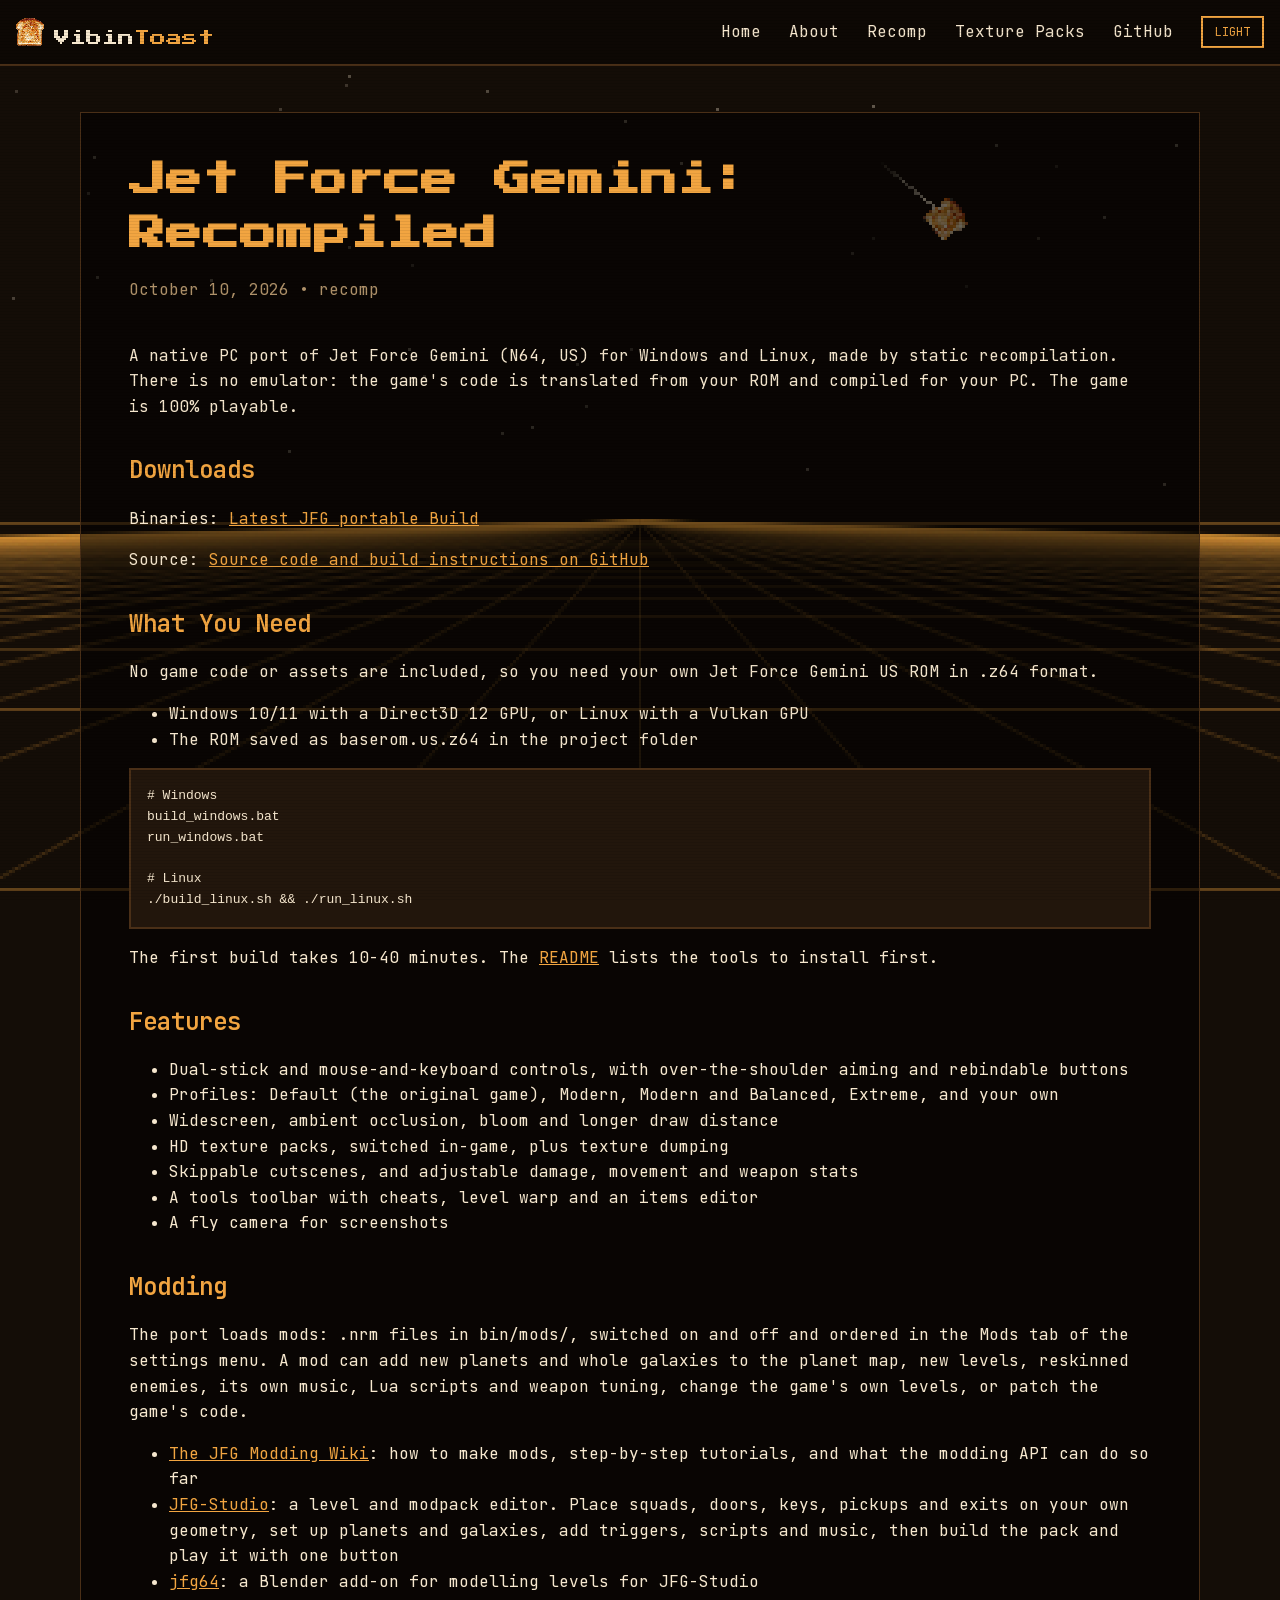
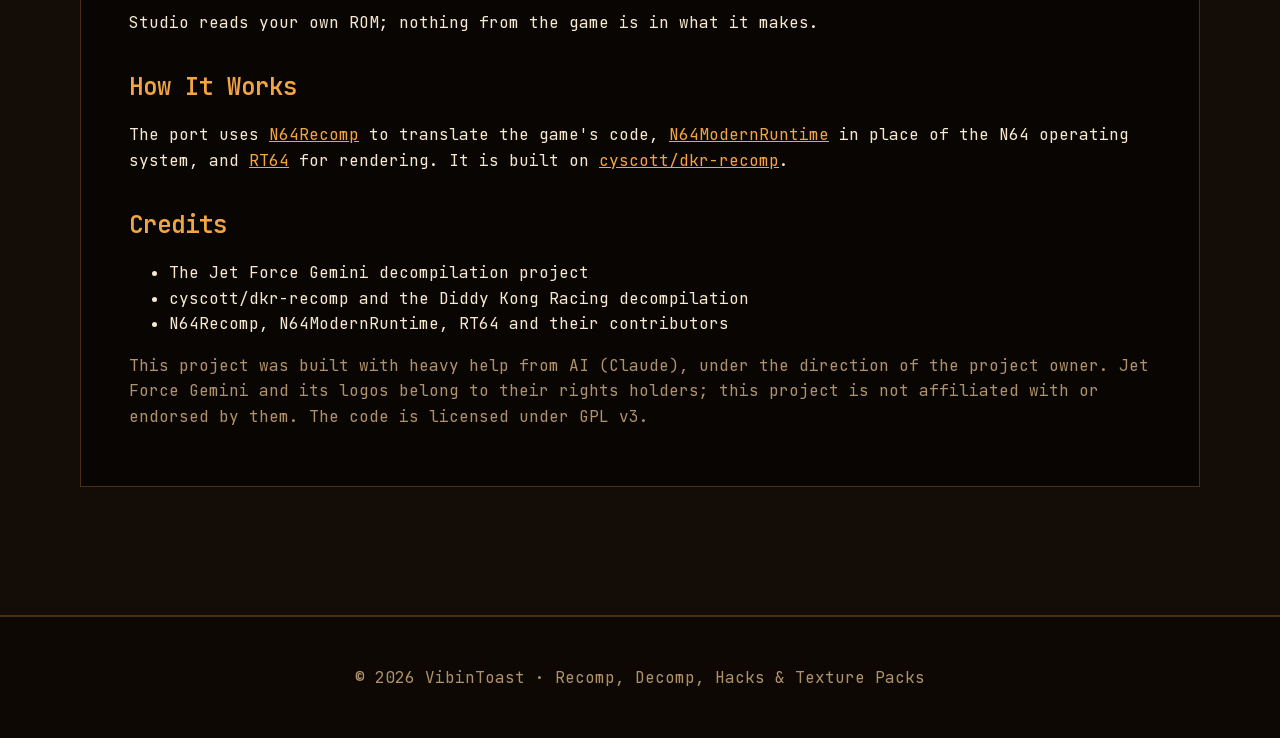
<file: projects/jfg-recomp.html>
<!DOCTYPE html><!--x_aE1Ag9YMy5NGhFlas8f--><html lang="en" class="__variable_571da3 __variable_ee06cb"><head><meta charSet="utf-8"/><meta name="viewport" content="width=device-width, initial-scale=1"/><link rel="preload" href="/_next/static/media/558ca1a6aa3cb55e-s.p.woff2" as="font" crossorigin="" type="font/woff2"/><link rel="preload" href="/_next/static/media/db234bd00cda6a96-s.p.woff2" as="font" crossorigin="" type="font/woff2"/><link rel="preload" as="image" href="/toast.png"/><link rel="stylesheet" href="/_next/static/css/8c8fd3aae0aa6baf.css" data-precedence="next"/><link rel="preload" as="script" fetchPriority="low" href="/_next/static/chunks/webpack-f668e16f4b9de8b4.js"/><script src="/_next/static/chunks/4bd1b696-c023c6e3521b1417.js" async=""></script><script src="/_next/static/chunks/255-9acdc15b78d766e6.js" async=""></script><script src="/_next/static/chunks/main-app-4c1c8db595376ac7.js" async=""></script><script src="/_next/static/chunks/619-ba102abea3e3d0e4.js" async=""></script><script src="/_next/static/chunks/app/layout-0e419e8a4fcc93de.js" async=""></script><script src="/_next/static/chunks/app/not-found-97f6faa21d4b775e.js" async=""></script><meta name="next-size-adjust" content=""/><title>Jet Force Gemini: Recompiled - VibinToast</title><meta name="description" content="A native PC port of Jet Force Gemini (N64, US) for Windows and Linux, made by static recompilation. 100% playable, with modern controls, widescreen and HD texture pack support."/><link rel="icon" href="/toast.png"/><script src="/_next/static/chunks/polyfills-42372ed130431b0a.js" noModule=""></script></head><body><div hidden=""><!--$--><!--/$--></div><style>
          html, body { min-height: 100%; }
          .page-shell { position: relative; z-index: 1; display: flex; flex-direction: column; min-height: 100vh; }
          .page-main { flex: 1 0 auto; }
          footer { flex-shrink: 0; }
        </style><canvas id="retro-bg" aria-hidden="true" style="position:fixed;inset:0;width:100%;height:100%;z-index:0;image-rendering:pixelated;pointer-events:none"></canvas><div class="page-shell"><nav class="site-nav"><div class="nav-inner"><a class="brand" href="/"><img src="/toast.png" alt="" class="brand-icon"/><span class="brand-text"><span class="name-vibin">Vibin</span><span class="name-toast">Toast</span></span></a><div class="nav-links"><a class="nav-link" href="/">Home</a><a class="nav-link" href="/about">About</a><a class="nav-link" href="/#recomp">Recomp</a><a class="nav-link" href="/#textures">Texture Packs</a><a href="https://github.com/VibinToast" class="nav-link" target="_blank" rel="noreferrer">GitHub</a><button class="theme-toggle" aria-label="Toggle light/dark theme"><span class="dark-mode-only">LIGHT</span><span class="light-mode-only">DARK</span></button></div><button class="menu-button" aria-label="Menu">☰</button></div><div id="mobile-menu" class="mobile-menu hidden"><a class="nav-link" href="/">Home</a><a class="nav-link" href="/about">About</a><a class="nav-link" href="/#recomp">Recomp</a><a class="nav-link" href="/#textures">Texture Packs</a><a href="https://github.com/VibinToast" class="nav-link" target="_blank" rel="noreferrer">GitHub</a></div></nav><main class="page-main"><article class="section project-article fade-in"><h1>Jet Force Gemini: Recompiled</h1><p class="post-meta"><time dateTime="2026-10-10">October 10, 2026</time> • <!-- -->recomp</p><p>A native PC port of Jet Force Gemini (N64, US) for Windows and Linux, made by static recompilation. There is no emulator: the game&#x27;s code is translated from your ROM and compiled for your PC. The game is 100% playable.</p>
<h2>Downloads</h2>
<p>Binaries: <a href="https://github.com/VibinToast/JetForceGemini-Recomp/releases/latest">Latest JFG portable Build</a></p>
<p>Source: <a href="https://github.com/VibinToast/JetForceGemini-Recomp">Source code and build instructions on GitHub</a></p>
<h2>What You Need</h2>
<p>No game code or assets are included, so you need your own Jet Force Gemini US ROM in <code>.z64</code> format.</p>
<ul>
<li>Windows 10/11 with a Direct3D 12 GPU, or Linux with a Vulkan GPU</li>
<li>The ROM saved as <code>baserom.us.z64</code> in the project folder</li>
</ul>
<pre><code># Windows
build_windows.bat
run_windows.bat

# Linux
./build_linux.sh &amp;&amp; ./run_linux.sh
</code></pre>
<p>The first build takes 10-40 minutes. The <a href="https://github.com/VibinToast/JetForceGemini-Recomp#build-and-run">README</a> lists the tools to install first.</p>
<h2>Features</h2>
<ul>
<li>Dual-stick and mouse-and-keyboard controls, with over-the-shoulder aiming and rebindable buttons</li>
<li>Profiles: Default (the original game), Modern, Modern and Balanced, Extreme, and your own</li>
<li>Widescreen, ambient occlusion, bloom and longer draw distance</li>
<li>HD texture packs, switched in-game, plus texture dumping</li>
<li>Skippable cutscenes, and adjustable damage, movement and weapon stats</li>
<li>A tools toolbar with cheats, level warp and an items editor</li>
<li>A fly camera for screenshots</li>
</ul>
<h2>Modding</h2>
<p>The port loads mods: <code>.nrm</code> files in <code>bin/mods/</code>, switched on and off and ordered in the Mods tab of the settings menu.
A mod can add new planets and whole galaxies to the planet map, new levels, reskinned enemies, its own music, Lua
scripts and weapon tuning, change the game&#x27;s own levels, or patch the game&#x27;s code.</p>
<ul>
<li><a href="https://jfg.vibintoast.com">The JFG Modding Wiki</a>: how to make mods, step-by-step tutorials, and what the modding
API can do so far</li>
<li><a href="https://github.com/VibinToast/JFG-Studio">JFG-Studio</a>: a level and modpack editor. Place squads, doors, keys,
pickups and exits on your own geometry, set up planets and galaxies, add triggers, scripts and music, then build the
pack and play it with one button</li>
<li><a href="https://github.com/VibinToast/jfg64-blender">jfg64</a>: a Blender add-on for modelling levels for JFG-Studio</li>
</ul>
<p>Studio reads your own ROM; nothing from the game is in what it makes.</p>
<h2>How It Works</h2>
<p>The port uses <a href="https://github.com/N64Recomp/N64Recomp">N64Recomp</a> to translate the game&#x27;s code, <a href="https://github.com/N64Recomp/N64ModernRuntime">N64ModernRuntime</a> in place of the N64 operating system, and <a href="https://github.com/rt64/rt64">RT64</a> for rendering. It is built on <a href="https://github.com/cyscott/dkr-recomp">cyscott/dkr-recomp</a>.</p>
<h2>Credits</h2>
<ul>
<li>The Jet Force Gemini decompilation project</li>
<li>cyscott/dkr-recomp and the Diddy Kong Racing decompilation</li>
<li>N64Recomp, N64ModernRuntime, RT64 and their contributors</li>
</ul>
<p class="muted">This project was built with heavy help from AI (Claude), under the direction of the project owner. Jet Force Gemini and its logos belong to their rights holders; this project is not affiliated with or endorsed by them. The code is licensed under GPL v3.</p></article><!--$--><!--/$--></main><footer class="site-footer"><p>© <!-- -->2026<!-- --> <!-- -->VibinToast<!-- --> · <!-- -->Recomp, Decomp, Hacks &amp; Texture Packs</p></footer></div><script src="/_next/static/chunks/webpack-f668e16f4b9de8b4.js" id="_R_" async=""></script><script>(self.__next_f=self.__next_f||[]).push([0])</script><script>self.__next_f.push([1,"1:\"$Sreact.fragment\"\n2:I[9568,[\"619\",\"static/chunks/619-ba102abea3e3d0e4.js\",\"177\",\"static/chunks/app/layout-0e419e8a4fcc93de.js\"],\"Providers\"]\n3:I[21,[\"619\",\"static/chunks/619-ba102abea3e3d0e4.js\",\"177\",\"static/chunks/app/layout-0e419e8a4fcc93de.js\"],\"Nav\"]\n4:I[9766,[],\"\"]\n5:I[8924,[],\"\"]\n6:I[2619,[\"619\",\"static/chunks/619-ba102abea3e3d0e4.js\",\"345\",\"static/chunks/app/not-found-97f6faa21d4b775e.js\"],\"\"]\n8:I[4431,[],\"OutletBoundary\"]\na:I[5278,[],\"AsyncMetadataOutlet\"]\nc:I[4431,[],\"ViewportBoundary\"]\ne:I[4431,[],\"MetadataBoundary\"]\nf:\"$Sreact.suspense\"\n11:I[7150,[],\"\"]\n:HL[\"/_next/static/media/558ca1a6aa3cb55e-s.p.woff2\",\"font\",{\"crossOrigin\":\"\",\"type\":\"font/woff2\"}]\n:HL[\"/_next/static/media/db234bd00cda6a96-s.p.woff2\",\"font\",{\"crossOrigin\":\"\",\"type\":\"font/woff2\"}]\n:HL[\"/_next/static/css/8c8fd3aae0aa6baf.css\",\"style\"]\n"])</script><script>self.__next_f.push([1,"0:{\"P\":null,\"b\":\"x-aE1Ag9YMy5NGhFlas8f\",\"p\":\"\",\"c\":[\"\",\"projects\",\"jfg-recomp\"],\"i\":false,\"f\":[[[\"\",{\"children\":[\"projects\",{\"children\":[[\"slug\",\"jfg-recomp\",\"d\"],{\"children\":[\"__PAGE__\",{}]}]}]},\"$undefined\",\"$undefined\",true],[\"\",[\"$\",\"$1\",\"c\",{\"children\":[[[\"$\",\"link\",\"0\",{\"rel\":\"stylesheet\",\"href\":\"/_next/static/css/8c8fd3aae0aa6baf.css\",\"precedence\":\"next\",\"crossOrigin\":\"$undefined\",\"nonce\":\"$undefined\"}]],[\"$\",\"html\",null,{\"lang\":\"en\",\"className\":\"__variable_571da3 __variable_ee06cb\",\"suppressHydrationWarning\":true,\"children\":[\"$\",\"body\",null,{\"children\":[[\"$\",\"style\",null,{\"children\":\"\\n          html, body { min-height: 100%; }\\n          .page-shell { position: relative; z-index: 1; display: flex; flex-direction: column; min-height: 100vh; }\\n          .page-main { flex: 1 0 auto; }\\n          footer { flex-shrink: 0; }\\n        \"}],[\"$\",\"$L2\",null,{\"children\":[\"$\",\"div\",null,{\"className\":\"page-shell\",\"children\":[[\"$\",\"$L3\",null,{\"usedCategories\":[\"recomp\",\"textures\"]}],[\"$\",\"main\",null,{\"className\":\"page-main\",\"children\":[\"$\",\"$L4\",null,{\"parallelRouterKey\":\"children\",\"error\":\"$undefined\",\"errorStyles\":\"$undefined\",\"errorScripts\":\"$undefined\",\"template\":[\"$\",\"$L5\",null,{}],\"templateStyles\":\"$undefined\",\"templateScripts\":\"$undefined\",\"notFound\":[[\"$\",\"section\",null,{\"className\":\"section narrow fade-in\",\"children\":[[\"$\",\"h1\",null,{\"children\":\"404\"}],[\"$\",\"p\",null,{\"className\":\"muted\",\"children\":\"That page doesn't exist.\"}],[\"$\",\"p\",null,{\"children\":[\"$\",\"$L6\",null,{\"href\":\"/\",\"children\":\"Back to the front page\"}]}]]}],[]],\"forbidden\":\"$undefined\",\"unauthorized\":\"$undefined\"}]}],[\"$\",\"footer\",null,{\"className\":\"site-footer\",\"children\":[\"$\",\"p\",null,{\"children\":[\"© \",2026,\" \",\"VibinToast\",\" · \",\"Recomp, Decomp, Hacks \u0026 Texture Packs\"]}]}]]}]}]]}]}]]}],{\"children\":[\"projects\",[\"$\",\"$1\",\"c\",{\"children\":[null,[\"$\",\"$L4\",null,{\"parallelRouterKey\":\"children\",\"error\":\"$undefined\",\"errorStyles\":\"$undefined\",\"errorScripts\":\"$undefined\",\"template\":[\"$\",\"$L5\",null,{}],\"templateStyles\":\"$undefined\",\"templateScripts\":\"$undefined\",\"notFound\":\"$undefined\",\"forbidden\":\"$undefined\",\"unauthorized\":\"$undefined\"}]]}],{\"children\":[[\"slug\",\"jfg-recomp\",\"d\"],[\"$\",\"$1\",\"c\",{\"children\":[null,[\"$\",\"$L4\",null,{\"parallelRouterKey\":\"children\",\"error\":\"$undefined\",\"errorStyles\":\"$undefined\",\"errorScripts\":\"$undefined\",\"template\":[\"$\",\"$L5\",null,{}],\"templateStyles\":\"$undefined\",\"templateScripts\":\"$undefined\",\"notFound\":\"$undefined\",\"forbidden\":\"$undefined\",\"unauthorized\":\"$undefined\"}]]}],{\"children\":[\"__PAGE__\",[\"$\",\"$1\",\"c\",{\"children\":[\"$L7\",null,[\"$\",\"$L8\",null,{\"children\":[\"$L9\",[\"$\",\"$La\",null,{\"promise\":\"$@b\"}]]}]]}],{},null,false]},null,false]},null,false]},null,false],[\"$\",\"$1\",\"h\",{\"children\":[null,[[\"$\",\"$Lc\",null,{\"children\":\"$Ld\"}],[\"$\",\"meta\",null,{\"name\":\"next-size-adjust\",\"content\":\"\"}]],[\"$\",\"$Le\",null,{\"children\":[\"$\",\"div\",null,{\"hidden\":true,\"children\":[\"$\",\"$f\",null,{\"fallback\":null,\"children\":\"$L10\"}]}]}]]}],false]],\"m\":\"$undefined\",\"G\":[\"$11\",[]],\"s\":false,\"S\":true}\n"])</script><script>self.__next_f.push([1,"7:[\"$\",\"article\",null,{\"className\":\"section project-article fade-in\",\"children\":[[\"$\",\"h1\",null,{\"children\":\"Jet Force Gemini: Recompiled\"}],[\"$\",\"p\",null,{\"className\":\"post-meta\",\"children\":[[\"$\",\"time\",null,{\"dateTime\":\"2026-10-10\",\"children\":\"October 10, 2026\"}],\" • \",\"recomp\"]}],[[\"$\",\"p\",null,{\"children\":\"A native PC port of Jet Force Gemini (N64, US) for Windows and Linux, made by static recompilation. There is no emulator: the game's code is translated from your ROM and compiled for your PC. The game is 100% playable.\"}],\"\\n\",[\"$\",\"h2\",null,{\"children\":\"Downloads\"}],\"\\n\",[\"$\",\"p\",null,{\"children\":[\"Binaries: \",[\"$\",\"a\",null,{\"href\":\"https://github.com/VibinToast/JetForceGemini-Recomp/releases/latest\",\"children\":\"Latest JFG portable Build\"}]]}],\"\\n\",[\"$\",\"p\",null,{\"children\":[\"Source: \",[\"$\",\"a\",null,{\"href\":\"https://github.com/VibinToast/JetForceGemini-Recomp\",\"children\":\"Source code and build instructions on GitHub\"}]]}],\"\\n\",[\"$\",\"h2\",null,{\"children\":\"What You Need\"}],\"\\n\",[\"$\",\"p\",null,{\"children\":[\"No game code or assets are included, so you need your own Jet Force Gemini US ROM in \",[\"$\",\"code\",null,{\"children\":\".z64\"}],\" format.\"]}],\"\\n\",[\"$\",\"ul\",null,{\"children\":[\"\\n\",[\"$\",\"li\",null,{\"children\":\"Windows 10/11 with a Direct3D 12 GPU, or Linux with a Vulkan GPU\"}],\"\\n\",[\"$\",\"li\",null,{\"children\":[\"The ROM saved as \",[\"$\",\"code\",null,{\"children\":\"baserom.us.z64\"}],\" in the project folder\"]}],\"\\n\"]}],\"\\n\",[\"$\",\"pre\",null,{\"children\":[\"$\",\"code\",null,{\"children\":\"# Windows\\nbuild_windows.bat\\nrun_windows.bat\\n\\n# Linux\\n./build_linux.sh \u0026\u0026 ./run_linux.sh\\n\"}]}],\"\\n\",[\"$\",\"p\",null,{\"children\":[\"The first build takes 10-40 minutes. The \",[\"$\",\"a\",null,{\"href\":\"https://github.com/VibinToast/JetForceGemini-Recomp#build-and-run\",\"children\":\"README\"}],\" lists the tools to install first.\"]}],\"\\n\",[\"$\",\"h2\",null,{\"children\":\"Features\"}],\"\\n\",[\"$\",\"ul\",null,{\"children\":[\"\\n\",[\"$\",\"li\",null,{\"children\":\"Dual-stick and mouse-and-keyboard controls, with over-the-shoulder aiming and rebindable buttons\"}],\"\\n\",[\"$\",\"li\",null,{\"children\":\"Profiles: Default (the original game), Modern, Modern and Balanced, Extreme, and your own\"}],\"\\n\",[\"$\",\"li\",null,{\"children\":\"Widescreen, ambient occlusion, bloom and longer draw distance\"}],\"\\n\",[\"$\",\"li\",null,{\"children\":\"HD texture packs, switched in-game, plus texture dumping\"}],\"\\n\",[\"$\",\"li\",null,{\"children\":\"Skippable cutscenes, and adjustable damage, movement and weapon stats\"}],\"\\n\",[\"$\",\"li\",null,{\"children\":\"A tools toolbar with cheats, level warp and an items editor\"}],\"\\n\",[\"$\",\"li\",null,{\"children\":\"A fly camera for screenshots\"}],\"\\n\"]}],\"\\n\",[\"$\",\"h2\",null,{\"children\":\"Modding\"}],\"\\n\",[\"$\",\"p\",null,{\"children\":[\"The port loads mods: \",[\"$\",\"code\",null,{\"children\":\".nrm\"}],\" files in \",[\"$\",\"code\",null,{\"children\":\"bin/mods/\"}],\", switched on and off and ordered in the Mods tab of the settings menu.\\nA mod can add new planets and whole galaxies to the planet map, new levels, reskinned enemies, its own music, Lua\\nscripts and weapon tuning, change the game's own levels, or patch the game's code.\"]}],\"\\n\",[\"$\",\"ul\",null,{\"children\":[\"\\n\",[\"$\",\"li\",null,{\"children\":[[\"$\",\"a\",null,{\"href\":\"https://jfg.vibintoast.com\",\"children\":\"The JFG Modding Wiki\"}],\": how to make mods, step-by-step tutorials, and what the modding\\nAPI can do so far\"]}],\"\\n\",[\"$\",\"li\",null,{\"children\":[[\"$\",\"a\",null,{\"href\":\"https://github.com/VibinToast/JFG-Studio\",\"children\":\"JFG-Studio\"}],\": a level and modpack editor. Place squads, doors, keys,\\npickups and exits on your own geometry, set up planets and galaxies, add triggers, scripts and music, then build the\\npack and play it with one button\"]}],\"\\n\",[\"$\",\"li\",null,{\"children\":[[\"$\",\"a\",null,{\"href\":\"https://github.com/VibinToast/jfg64-blender\",\"children\":\"jfg64\"}],\": a Blender add-on for modelling levels for JFG-Studio\"]}],\"\\n\"]}],\"\\n\",[\"$\",\"p\",null,{\"children\":\"Studio reads your own ROM; nothing from the game is in what it makes.\"}],\"\\n\",[\"$\",\"h2\",null,{\"children\":\"How It Works\"}],\"\\n\",[\"$\",\"p\",null,{\"children\":[\"The port uses \",[\"$\",\"a\",null,{\"href\":\"https://github.com/N64Recomp/N64Recomp\",\"children\":\"N64Recomp\"}],\" to translate the game's code, \",\"$L12\",\" in place of the N64 operating system, and \",\"$L13\",\" for rendering. It is built on \",\"$L14\",\".\"]}],\"\\n\",\"$L15\",\"\\n\",\"$L16\",\"\\n\",\"$L17\"]]}]\n"])</script><script>self.__next_f.push([1,"12:[\"$\",\"a\",null,{\"href\":\"https://github.com/N64Recomp/N64ModernRuntime\",\"children\":\"N64ModernRuntime\"}]\n13:[\"$\",\"a\",null,{\"href\":\"https://github.com/rt64/rt64\",\"children\":\"RT64\"}]\n14:[\"$\",\"a\",null,{\"href\":\"https://github.com/cyscott/dkr-recomp\",\"children\":\"cyscott/dkr-recomp\"}]\n15:[\"$\",\"h2\",null,{\"children\":\"Credits\"}]\n16:[\"$\",\"ul\",null,{\"children\":[\"\\n\",[\"$\",\"li\",null,{\"children\":\"The Jet Force Gemini decompilation project\"}],\"\\n\",[\"$\",\"li\",null,{\"children\":\"cyscott/dkr-recomp and the Diddy Kong Racing decompilation\"}],\"\\n\",[\"$\",\"li\",null,{\"children\":\"N64Recomp, N64ModernRuntime, RT64 and their contributors\"}],\"\\n\"]}]\n17:[\"$\",\"p\",null,{\"class\":\"muted\",\"children\":\"This project was built with heavy help from AI (Claude), under the direction of the project owner. Jet Force Gemini and its logos belong to their rights holders; this project is not affiliated with or endorsed by them. The code is licensed under GPL v3.\"}]\n"])</script><script>self.__next_f.push([1,"d:[[\"$\",\"meta\",\"0\",{\"charSet\":\"utf-8\"}],[\"$\",\"meta\",\"1\",{\"name\":\"viewport\",\"content\":\"width=device-width, initial-scale=1\"}]]\n9:null\n"])</script><script>self.__next_f.push([1,"18:I[622,[],\"IconMark\"]\nb:{\"metadata\":[[\"$\",\"title\",\"0\",{\"children\":\"Jet Force Gemini: Recompiled - VibinToast\"}],[\"$\",\"meta\",\"1\",{\"name\":\"description\",\"content\":\"A native PC port of Jet Force Gemini (N64, US) for Windows and Linux, made by static recompilation. 100% playable, with modern controls, widescreen and HD texture pack support.\"}],[\"$\",\"link\",\"2\",{\"rel\":\"icon\",\"href\":\"/toast.png\"}],[\"$\",\"$L18\",\"3\",{}]],\"error\":null,\"digest\":\"$undefined\"}\n"])</script><script>self.__next_f.push([1,"10:\"$b:metadata\"\n"])</script></body></html>
</file>
<file: _next/static/css/8c8fd3aae0aa6baf.css>
@font-face{font-family:JetBrains Mono;font-style:normal;font-weight:400;font-display:swap;src:url(/_next/static/media/edc640959b0c7826-s.woff2) format("woff2");unicode-range:u+0460-052f,u+1c80-1c8a,u+20b4,u+2de0-2dff,u+a640-a69f,u+fe2e-fe2f}@font-face{font-family:JetBrains Mono;font-style:normal;font-weight:400;font-display:swap;src:url(/_next/static/media/ac0e76ddaeeb7981-s.woff2) format("woff2");unicode-range:u+0301,u+0400-045f,u+0490-0491,u+04b0-04b1,u+2116}@font-face{font-family:JetBrains Mono;font-style:normal;font-weight:400;font-display:swap;src:url(/_next/static/media/64d784ea54a4acde-s.woff2) format("woff2");unicode-range:u+0370-0377,u+037a-037f,u+0384-038a,u+038c,u+038e-03a1,u+03a3-03ff}@font-face{font-family:JetBrains Mono;font-style:normal;font-weight:400;font-display:swap;src:url(/_next/static/media/ff71da380fbe67dd-s.woff2) format("woff2");unicode-range:u+0102-0103,u+0110-0111,u+0128-0129,u+0168-0169,u+01a0-01a1,u+01af-01b0,u+0300-0301,u+0303-0304,u+0308-0309,u+0323,u+0329,u+1ea0-1ef9,u+20ab}@font-face{font-family:JetBrains Mono;font-style:normal;font-weight:400;font-display:swap;src:url(/_next/static/media/6d831b18ae5b01dc-s.woff2) format("woff2");unicode-range:u+0100-02ba,u+02bd-02c5,u+02c7-02cc,u+02ce-02d7,u+02dd-02ff,u+0304,u+0308,u+0329,u+1d00-1dbf,u+1e00-1e9f,u+1ef2-1eff,u+2020,u+20a0-20ab,u+20ad-20c4,u+2113,u+2c60-2c7f,u+a720-a7ff}@font-face{font-family:JetBrains Mono;font-style:normal;font-weight:400;font-display:swap;src:url(/_next/static/media/558ca1a6aa3cb55e-s.p.woff2) format("woff2");unicode-range:u+00??,u+0131,u+0152-0153,u+02bb-02bc,u+02c6,u+02da,u+02dc,u+0304,u+0308,u+0329,u+2000-206f,u+20ac,u+2122,u+2191,u+2193,u+2212,u+2215,u+feff,u+fffd}@font-face{font-family:JetBrains Mono;font-style:normal;font-weight:600;font-display:swap;src:url(/_next/static/media/edc640959b0c7826-s.woff2) format("woff2");unicode-range:u+0460-052f,u+1c80-1c8a,u+20b4,u+2de0-2dff,u+a640-a69f,u+fe2e-fe2f}@font-face{font-family:JetBrains Mono;font-style:normal;font-weight:600;font-display:swap;src:url(/_next/static/media/ac0e76ddaeeb7981-s.woff2) format("woff2");unicode-range:u+0301,u+0400-045f,u+0490-0491,u+04b0-04b1,u+2116}@font-face{font-family:JetBrains Mono;font-style:normal;font-weight:600;font-display:swap;src:url(/_next/static/media/64d784ea54a4acde-s.woff2) format("woff2");unicode-range:u+0370-0377,u+037a-037f,u+0384-038a,u+038c,u+038e-03a1,u+03a3-03ff}@font-face{font-family:JetBrains Mono;font-style:normal;font-weight:600;font-display:swap;src:url(/_next/static/media/ff71da380fbe67dd-s.woff2) format("woff2");unicode-range:u+0102-0103,u+0110-0111,u+0128-0129,u+0168-0169,u+01a0-01a1,u+01af-01b0,u+0300-0301,u+0303-0304,u+0308-0309,u+0323,u+0329,u+1ea0-1ef9,u+20ab}@font-face{font-family:JetBrains Mono;font-style:normal;font-weight:600;font-display:swap;src:url(/_next/static/media/6d831b18ae5b01dc-s.woff2) format("woff2");unicode-range:u+0100-02ba,u+02bd-02c5,u+02c7-02cc,u+02ce-02d7,u+02dd-02ff,u+0304,u+0308,u+0329,u+1d00-1dbf,u+1e00-1e9f,u+1ef2-1eff,u+2020,u+20a0-20ab,u+20ad-20c4,u+2113,u+2c60-2c7f,u+a720-a7ff}@font-face{font-family:JetBrains Mono;font-style:normal;font-weight:600;font-display:swap;src:url(/_next/static/media/558ca1a6aa3cb55e-s.p.woff2) format("woff2");unicode-range:u+00??,u+0131,u+0152-0153,u+02bb-02bc,u+02c6,u+02da,u+02dc,u+0304,u+0308,u+0329,u+2000-206f,u+20ac,u+2122,u+2191,u+2193,u+2212,u+2215,u+feff,u+fffd}@font-face{font-family:JetBrains Mono Fallback;src:local("Arial");ascent-override:75.79%;descent-override:22.29%;line-gap-override:0.00%;size-adjust:134.59%}.__className_571da3{font-family:JetBrains Mono,JetBrains Mono Fallback;font-style:normal}.__variable_571da3{--font-mono:"JetBrains Mono","JetBrains Mono Fallback"}@font-face{font-family:Press Start\ 2P;font-style:normal;font-weight:400;font-display:swap;src:url(/_next/static/media/dbbdd2d89d2ef0ef-s.woff2) format("woff2");unicode-range:u+0460-052f,u+1c80-1c8a,u+20b4,u+2de0-2dff,u+a640-a69f,u+fe2e-fe2f}@font-face{font-family:Press Start\ 2P;font-style:normal;font-weight:400;font-display:swap;src:url(/_next/static/media/a06229eb79a83cfc-s.woff2) format("woff2");unicode-range:u+0301,u+0400-045f,u+0490-0491,u+04b0-04b1,u+2116}@font-face{font-family:Press Start\ 2P;font-style:normal;font-weight:400;font-display:swap;src:url(/_next/static/media/c9e224327ce7933e-s.woff2) format("woff2");unicode-range:u+0370-0377,u+037a-037f,u+0384-038a,u+038c,u+038e-03a1,u+03a3-03ff}@font-face{font-family:Press Start\ 2P;font-style:normal;font-weight:400;font-display:swap;src:url(/_next/static/media/d85064eaed4b8683-s.woff2) format("woff2");unicode-range:u+0100-02ba,u+02bd-02c5,u+02c7-02cc,u+02ce-02d7,u+02dd-02ff,u+0304,u+0308,u+0329,u+1d00-1dbf,u+1e00-1e9f,u+1ef2-1eff,u+2020,u+20a0-20ab,u+20ad-20c4,u+2113,u+2c60-2c7f,u+a720-a7ff}@font-face{font-family:Press Start\ 2P;font-style:normal;font-weight:400;font-display:swap;src:url(/_next/static/media/db234bd00cda6a96-s.p.woff2) format("woff2");unicode-range:u+00??,u+0131,u+0152-0153,u+02bb-02bc,u+02c6,u+02da,u+02dc,u+0304,u+0308,u+0329,u+2000-206f,u+20ac,u+2122,u+2191,u+2193,u+2212,u+2215,u+feff,u+fffd}@font-face{font-family:Press Start\ 2P Fallback;src:local("Arial");ascent-override:44.58%;descent-override:0.00%;line-gap-override:0.00%;size-adjust:224.32%}.__className_ee06cb{font-family:Press Start\ 2P,Press Start\ 2P Fallback;font-weight:400;font-style:normal}.__variable_ee06cb{--font-pixel:"Press Start 2P","Press Start 2P Fallback"}:root{--primary-color:#F2A541;--hover-color:#D9822B;--text-color:#F7E8CF;--muted-color:#B0926A;--bg-color:#140D07;--nav-bg:#0D0804;--card-bg:#22160C;--border-color:#4A2F17;--shadow-color:#3D220C}*{box-sizing:border-box}body{margin:0;min-height:100vh;font-family:var(--font-mono),"JetBrains Mono",Consolas,monospace;line-height:1.6;background-color:var(--bg-color);color:var(--text-color)}body.light-mode{--primary-color:#8A4B12;--hover-color:#A65F1A;--text-color:#2E1A08;--muted-color:#80623F;--bg-color:#FBF3E4;--nav-bg:#F2E3C6;--card-bg:#F6E9D0;--border-color:#DDBB85;--shadow-color:#C99A5B}#retro-bg{width:100%;height:100%;z-index:0;image-rendering:pixelated}#retro-bg,.site-nav:after,body:after{position:fixed;inset:0;pointer-events:none}.site-nav:after,body:after{content:"";z-index:100;background:repeating-linear-gradient(180deg,transparent 0,transparent 2px,rgba(0,0,0,.12) 3px)}.site-nav:after{position:absolute}body.light-mode .site-nav:after,body.light-mode:after{display:none}body,html{cursor:url(/cursors/arrow.png) 0 0,auto}.card.clickable,.toast-avatar.clickable,a,button{cursor:url(/cursors/pointer.png) 11 1,pointer}input,pre,textarea{cursor:url(/cursors/text.png) 7 16,text}html.can-pop,html.can-pop body{cursor:url(/cursors/pointer.png) 11 1,pointer}a{color:var(--primary-color)}a:hover{color:var(--hover-color)}.hidden{display:none!important}body.light-mode .dark-mode-only,body:not(.light-mode) .light-mode-only{display:none}.site-nav{position:fixed;top:0;width:100%;z-index:110;background-color:var(--nav-bg);border-bottom:2px solid var(--border-color)}.nav-inner{max-width:80rem;height:4rem;margin:0 auto;padding:0 1rem;display:flex;align-items:center;justify-content:space-between}.brand{display:flex;align-items:flex-end;gap:.6rem;font-family:var(--font-pixel),"Press Start 2P",var(--font-mono),monospace;font-size:1rem;text-decoration:none}.brand-text{line-height:1}.name-vibin{color:var(--text-color)}.name-toast{color:var(--primary-color)}.brand-icon{width:28px;height:28px;image-rendering:pixelated}.nav-links{display:flex;align-items:center;gap:.25rem}.nav-link{padding:.5rem .75rem;color:var(--text-color);text-decoration:none;transition:color .3s ease}.nav-link.active,.nav-link:hover{color:var(--primary-color)}.nav-link.active:before{content:"> "}.menu-button{display:none;background:none;border:none;color:var(--text-color);font-size:1.5rem}.mobile-menu{padding:.5rem;border-top:2px solid var(--border-color)}.mobile-menu .nav-link{display:block}@media (max-width:900px){.nav-links{display:none}.menu-button{display:block}}@media (min-width:901px){.mobile-menu{display:none}}.theme-toggle{margin-left:.75rem;padding:.4rem .75rem;background:none;border:2px solid var(--primary-color);color:var(--primary-color);font-family:inherit;font-size:.75rem;transition:all .3s ease}.theme-toggle:hover{background-color:var(--primary-color);color:var(--bg-color)}main{max-width:72rem;margin:0 auto;padding:5rem 1rem 0}.section{max-width:56rem;margin:0 auto;padding:3rem 0}.section.wide{max-width:72rem}.section.narrow{max-width:42rem}.section.project-article{max-width:72rem;margin:2rem auto 3rem;padding:2.5rem clamp(1rem,4vw,3rem);background-color:rgba(0,0,0,.55);border:1px solid var(--border-color)}body.light-mode .section.project-article{background-color:rgba(60,35,10,.1)}h1{margin:0 0 2rem;font-family:var(--font-pixel),"Press Start 2P",var(--font-mono),monospace;font-size:clamp(1.25rem,4vw,2.25rem);line-height:1.5}h1,h2{color:var(--primary-color)}h2{margin:2rem 0 1rem;font-size:1.5rem}.lead{margin:0 0 2rem;font-size:1.2rem}.grid{display:grid;grid-template-columns:repeat(auto-fit,minmax(17rem,1fr));grid-gap:1.5rem;gap:1.5rem}.hero{text-align:center}.hero h1{text-shadow:-3px -3px 0 var(--bg-color),0 -3px 0 var(--bg-color),3px -3px 0 var(--bg-color),-3px 0 0 var(--bg-color),3px 0 0 var(--bg-color),-3px 3px 0 var(--bg-color),0 3px 0 var(--bg-color),3px 3px 0 var(--bg-color)}.toast-avatar{display:block;position:relative;z-index:101;width:370px;height:370px;max-width:80vw;max-height:80vw;margin:0 auto 1.5rem;image-rendering:pixelated}.toast-avatar.small{width:230px;height:230px;margin-bottom:1rem}.toast-avatar-fallback{background:url(/toast.png) 50%/70% no-repeat}.cursor:after{content:"_";animation:blink 1s steps(1) infinite}@keyframes blink{50%{opacity:0}}.filters{display:flex;flex-wrap:wrap;justify-content:center;gap:.75rem;margin-bottom:2rem}.filter-button{padding:.5rem 1rem;background-color:var(--bg-color);border:2px solid var(--primary-color);box-shadow:4px 4px 0 var(--shadow-color);text-decoration:none;text-transform:uppercase;color:var(--text-color)}.filter-button.active,.filter-button:hover{background-color:var(--primary-color);color:var(--bg-color)}.card{display:block;padding:1.5rem;background-color:var(--card-bg);border:2px solid var(--border-color);box-shadow:4px 4px 0 var(--shadow-color);color:var(--text-color);text-align:left;text-decoration:none;transition:transform .15s ease,box-shadow .15s ease,border-color .15s ease}.card:hover,a.card:hover{transform:translate(-2px,-2px);border-color:var(--primary-color);box-shadow:6px 6px 0 var(--shadow-color);color:var(--text-color)}.card h2,.card-title{margin:0 0 .75rem;font-size:1.25rem;color:var(--primary-color)}.card p,.card ul{margin:0}.card-category{margin-bottom:.5rem!important;font-size:.75rem;color:var(--muted-color);text-transform:uppercase}.card-text{margin-bottom:1rem!important}.card-meta{font-size:.85rem;color:var(--muted-color)}.tag{margin-left:.75rem;padding:.1rem .5rem;border:1px solid var(--primary-color);color:var(--primary-color);font-size:.75rem;text-transform:uppercase}.stack>*+*{margin-top:1.5rem}.about-grid{display:grid;grid-template-columns:1fr 2fr;grid-gap:2rem;gap:2rem;align-items:start}.profile{position:-webkit-sticky;position:sticky;top:6rem;text-align:center}.social-links{list-style:none;margin:1rem 0 0;padding:0;display:flex;flex-direction:column;gap:.6rem;align-items:center}.social-links a{display:inline-flex;align-items:center;gap:.6rem}.social-icon{flex-shrink:0}.profile .muted{margin-bottom:1rem}@media (max-width:768px){.about-grid{grid-template-columns:1fr}.profile{position:static}}.muted,.post-meta{color:var(--muted-color)}.post-meta{margin:-1rem 0 2.5rem}.compare{--pos:50%;position:relative;z-index:101;margin:0 0 .5rem}.compare-stage{position:relative;border:2px solid var(--border-color);box-shadow:4px 4px 0 var(--shadow-color);overflow:hidden;cursor:url(/cursors/resize.png) 16 16,ew-resize;touch-action:pan-y;-webkit-user-select:none;-moz-user-select:none;user-select:none}.compare:-webkit-full-screen{display:flex;align-items:center;justify-content:center;background-color:#000}.compare:fullscreen{display:flex;align-items:center;justify-content:center;background-color:#000}.compare:-webkit-full-screen .compare-stage{width:min(100vw,calc(100vh * 1920 / 1050));border:none;box-shadow:none}.compare:fullscreen .compare-stage{width:min(100vw,calc(100vh * 1920 / 1050));border:none;box-shadow:none}.compare img{display:block;width:100%;height:auto;pointer-events:none}.compare .compare-before{position:absolute;inset:0;-webkit-clip-path:inset(0 calc(100% - var(--pos)) 0 0);clip-path:inset(0 calc(100% - var(--pos)) 0 0)}.compare-handle{top:0;bottom:0;left:var(--pos);width:2px;margin-left:-1px;pointer-events:none}.compare-handle,.compare-handle:after{position:absolute;background-color:var(--primary-color)}.compare-handle:after{content:"<>";top:50%;left:50%;transform:translate(-50%,-50%);padding:.2rem .4rem;color:var(--bg-color);font-weight:600}.compare-fullscreen,.compare-label{position:absolute;top:.5rem;padding:.1rem .5rem;background-color:var(--bg-color);border:1px solid var(--primary-color);color:var(--primary-color);font-size:.75rem;text-transform:uppercase}.compare-label{pointer-events:none}.compare-fullscreen{top:auto;right:.5rem;bottom:.5rem;font-family:inherit}.compare-fullscreen:before{content:"Fullscreen"}.compare:-webkit-full-screen .compare-fullscreen:before{content:"Exit"}.compare:fullscreen .compare-fullscreen:before{content:"Exit"}.compare:-webkit-full-screen .compare-fullscreen{right:.8em;bottom:.8em;padding:.4em 1em;border-width:max(1px,.08em);font-size:clamp(1rem,.95vw,4rem)}.compare:fullscreen .compare-fullscreen{right:.8em;bottom:.8em;padding:.4em 1em;border-width:max(1px,.08em);font-size:clamp(1rem,.95vw,4rem)}.compare-fullscreen:hover{background-color:var(--primary-color);color:var(--bg-color)}.compare-nav{display:none;position:absolute;top:50%;transform:translateY(-50%);padding:1rem .75rem;background-color:var(--bg-color);border:1px solid var(--primary-color);color:var(--primary-color);font-family:inherit;font-size:1.5rem;font-weight:600}.compare:-webkit-full-screen .compare-nav{display:block}.compare:fullscreen .compare-nav{display:block}.compare-nav.prev{left:.5rem}.compare-nav.next{right:.5rem}.compare-nav:hover{background-color:var(--primary-color);color:var(--bg-color)}.compare-label.left{left:.5rem}.compare-label.right{right:.5rem}.compare input{position:absolute;inset:0;height:100%;margin:0;padding:0;opacity:0;pointer-events:none}.compare-stage:focus-within{border-color:var(--primary-color)}.compare-caption{margin:0 0 2rem;color:var(--muted-color);font-size:.85rem}pre{padding:1rem;overflow-x:auto;background-color:var(--card-bg);border:2px solid var(--border-color)}code{font-family:inherit}label{display:block;margin-bottom:.25rem;font-size:.9rem}input,textarea{display:block;width:100%;margin-bottom:1.5rem;padding:.6rem;background-color:var(--card-bg);border:2px solid var(--border-color);color:var(--text-color);font-family:inherit;font-size:1rem}input:focus,textarea:focus{outline:none;border-color:var(--primary-color)}.button{width:100%;padding:.75rem 1rem;background-color:var(--primary-color);border:none;box-shadow:4px 4px 0 var(--shadow-color);color:var(--bg-color);font-family:inherit;font-size:1rem;font-weight:600}.button:hover{background-color:var(--hover-color)}.site-footer{margin-top:5rem;padding:3rem 1rem;background-color:var(--nav-bg);border-top:2px solid var(--border-color);color:var(--muted-color);text-align:center}.site-footer p{margin:0}@keyframes fadeIn{0%{opacity:0}to{opacity:1}}.fade-in{animation:fadeIn .5s ease-in}::-webkit-scrollbar{width:8px}::-webkit-scrollbar-track{background:var(--bg-color)}::-webkit-scrollbar-thumb{background:var(--primary-color)}::-webkit-scrollbar-thumb:hover{background:var(--hover-color)}
</file>
